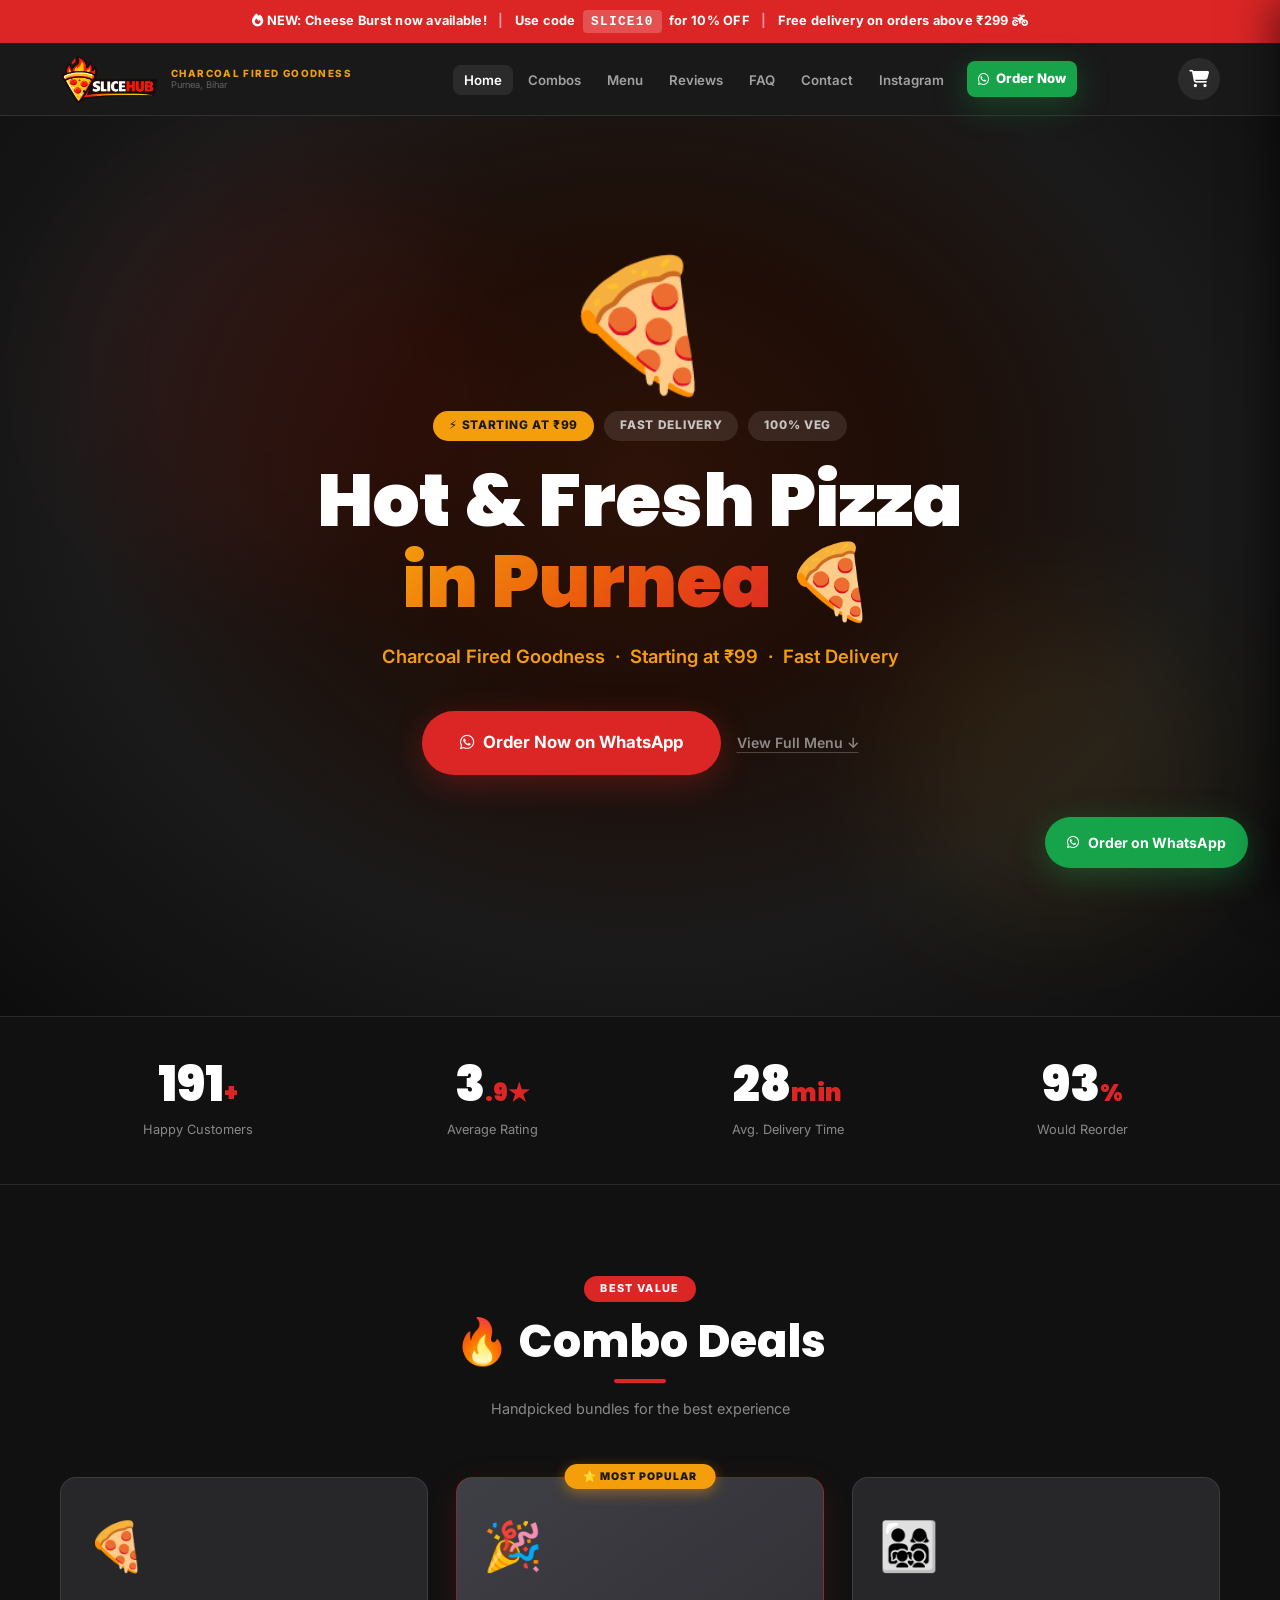
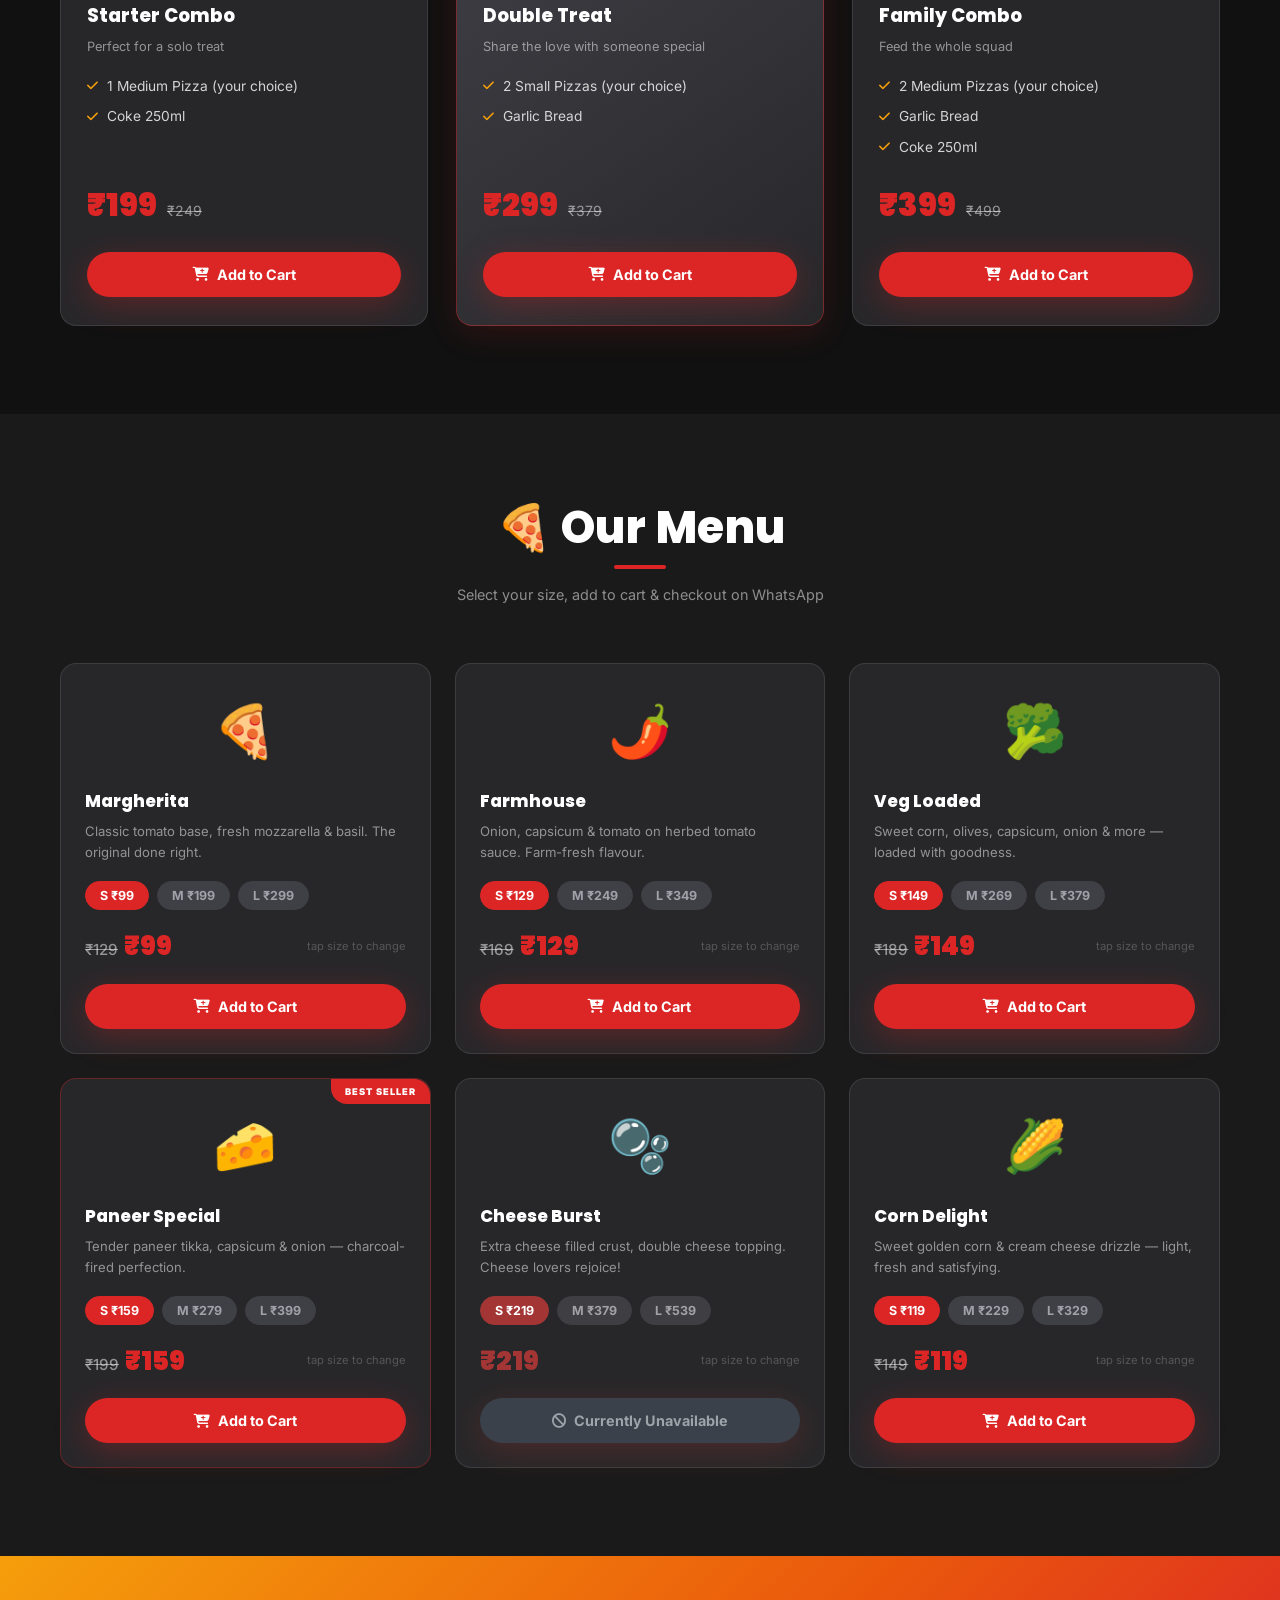
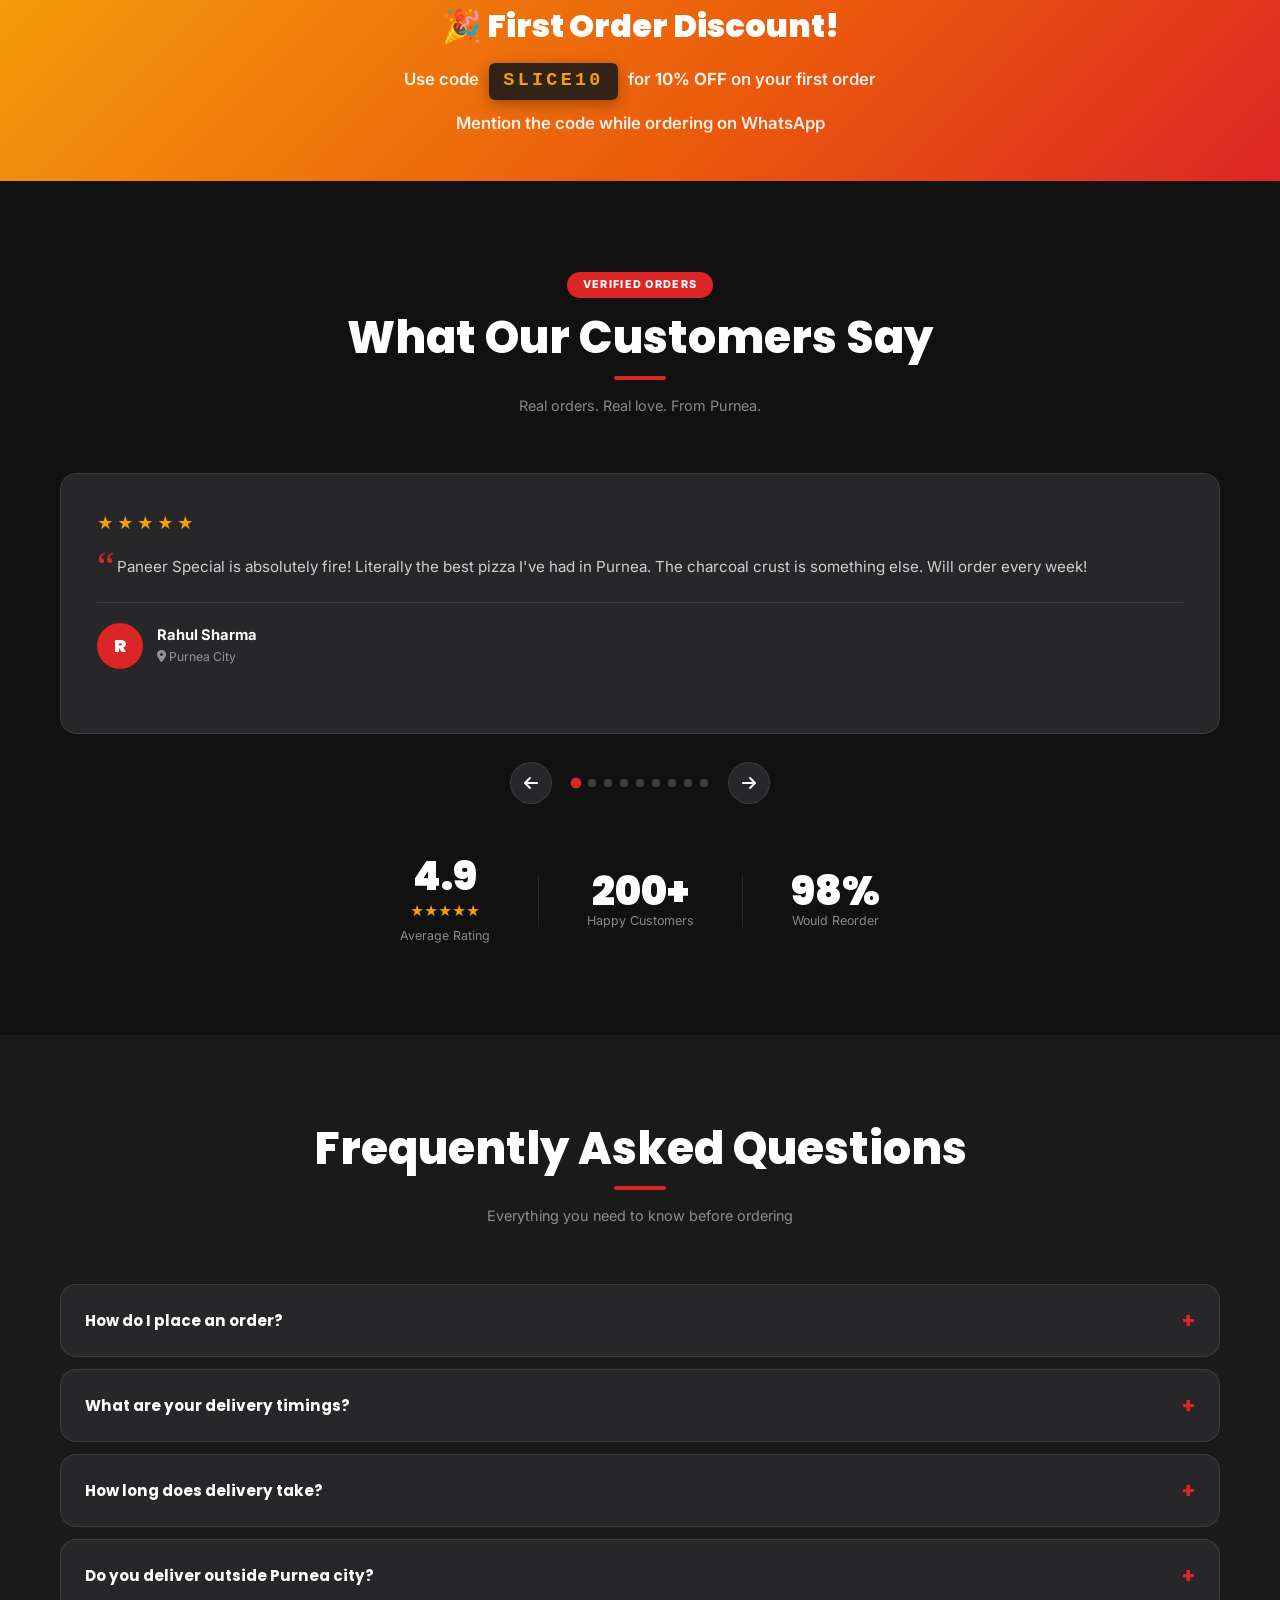
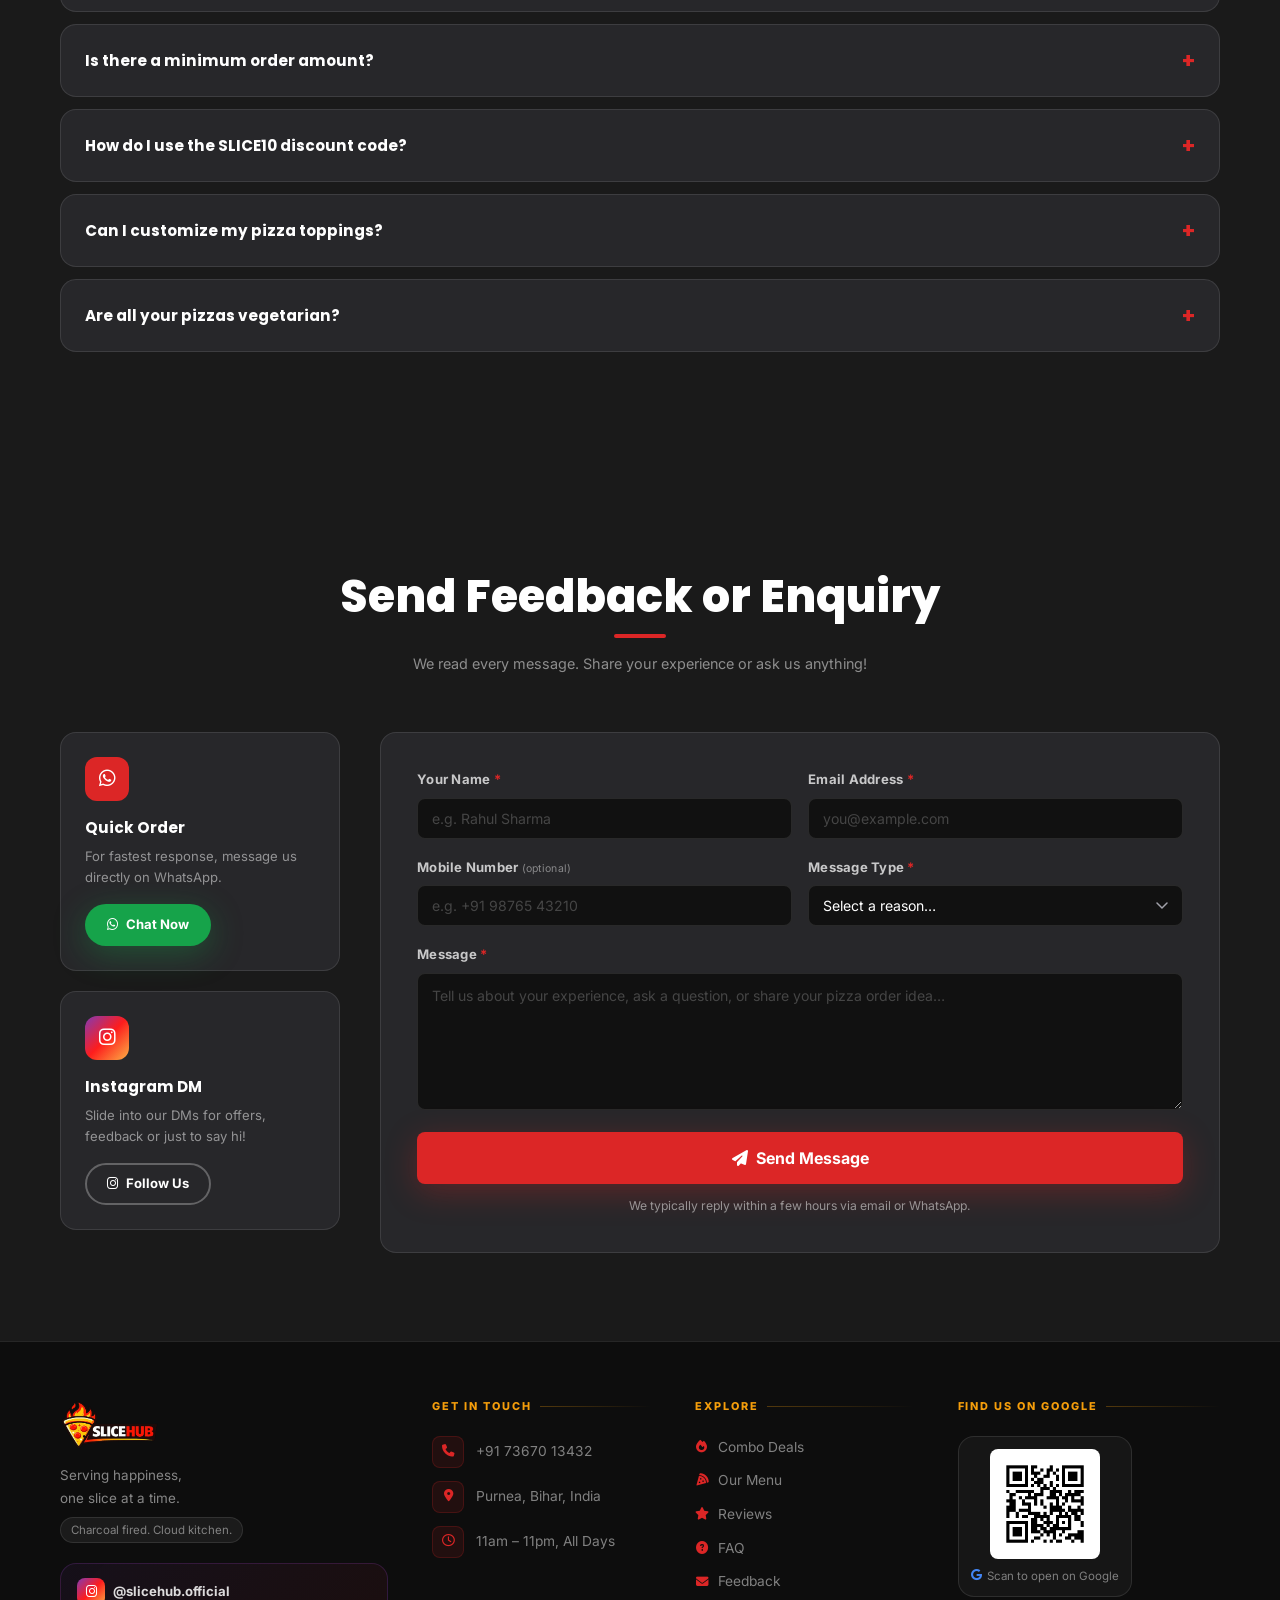
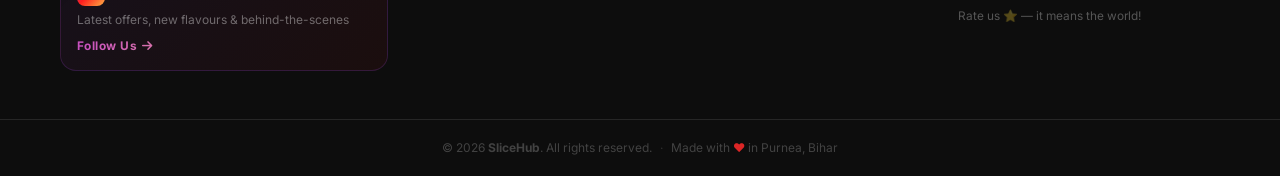
<file: index.html>
<!DOCTYPE html>
<html lang="en">
<head>
  <meta charset="UTF-8" />
  <meta name="viewport" content="width=device-width, initial-scale=1.0" />
  <title>SliceHub — Hot &amp; Fresh Pizza in Purnea | Charcoal Fired Goodness</title>
  <meta name="description" content="Order hot &amp; fresh charcoal-fired pizzas in Purnea. Starting at ₹99. Fast delivery. Order on WhatsApp! Use code SLICE10 for 10% off your first order." />
  <meta name="keywords" content="pizza purnea, pizza delivery purnea, slicehub, charcoal fired pizza, cloud kitchen purnea" />
  <meta property="og:title"       content="SliceHub — Hot &amp; Fresh Pizza in Purnea" />
  <meta property="og:description" content="Charcoal Fired Goodness | Starting at ₹99 | Order on WhatsApp" />
  <meta property="og:image"       content="logo.png" />
  <meta property="og:type"        content="website" />

  <!-- Google Fonts -->
  <link rel="preconnect" href="https://fonts.googleapis.com" />
  <link rel="preconnect" href="https://fonts.gstatic.com" crossorigin />
  <link href="https://fonts.googleapis.com/css2?family=Inter:wght@400;500;600;700&family=Poppins:wght@700;800;900&display=swap" rel="stylesheet" />

  <!-- Font Awesome -->
  <link rel="stylesheet" href="https://cdnjs.cloudflare.com/ajax/libs/font-awesome/6.5.1/css/all.min.css" />

  <!-- Stylesheet -->
  <link rel="stylesheet" href="styles.css" />
</head>
<body>

  <!-- Mobile Nav Overlay -->
  <div class="nav-overlay" id="navOverlay"></div>

  <!-- ============================================================
       ANNOUNCEMENT BAR
  ============================================================ -->
  <div class="announcement-bar">
    <i class="fa-solid fa-fire"></i>
    NEW: Cheese Burst now available!
    <span class="sep">|</span>
    Use code <span class="code">SLICE10</span> for 10% OFF
    <span class="sep">|</span>
    Free delivery on orders above ₹299
    <i class="fa-solid fa-motorcycle"></i>
  </div>

  <!-- ============================================================
       NAVBAR
  ============================================================ -->
  <nav class="navbar" id="navbar">
    <div class="nav-container">

      <!-- Logo -->
      <a href="#" class="logo-wrap">
        <img src="logo.png" alt="SliceHub Logo" class="logo-img" />
        <div class="logo-text">
          <span class="logo-tagline">Charcoal Fired Goodness</span>
          <span class="logo-location">Purnea, Bihar</span>
        </div>
      </a>

      <!-- Hamburger (mobile) -->
      <button class="hamburger" id="hamburger" aria-label="Toggle menu">
        <span></span><span></span><span></span>
      </button>

      <!-- Cart Icon -->
      <button class="cart-nav-btn" onclick="toggleCart()" aria-label="View cart">
        <i class="fa-solid fa-cart-shopping"></i>
        <span class="cart-badge" id="cartBadge" style="display:none">0</span>
      </button>

      <!-- Nav Links -->
      <ul class="nav-links" id="navLinks">
        <li><a href="#hero">Home</a></li>
        <li><a href="#combos">Combos</a></li>
        <li><a href="#menu">Menu</a></li>
        <li><a href="#reviews">Reviews</a></li>
        <li><a href="#faq">FAQ</a></li>
        <li><a href="#contact">Contact</a></li>
        <li><a href="#insta">Instagram</a></li>
        <li class="nav-cta-wrap">
          <a href="#" data-general-order class="btn-nav-cta">
            <i class="fa-brands fa-whatsapp"></i> Order Now
          </a>
        </li>
      </ul>

    </div>
  </nav>

  <!-- ============================================================
       HERO
  ============================================================ -->
  <section class="hero" id="hero">
    <div class="hero-blobs">
      <div class="hero-blob hero-blob-1"></div>
      <div class="hero-blob hero-blob-2"></div>
    </div>

    <div class="hero-content">
      <span class="hero-emoji reveal fade-up">🍕</span>

      <div class="hero-badges reveal fade-up">
        <span class="badge badge-yellow">⚡ Starting at ₹99</span>
        <span class="badge badge-dim">Fast Delivery</span>
        <span class="badge badge-dim">100% Veg</span>
      </div>

      <h1 class="hero-title reveal fade-up">
        Hot &amp; Fresh Pizza<br />
        <span class="fire-text">in Purnea</span> 🍕
      </h1>

      <p class="hero-sub reveal fade-up">
        Charcoal Fired Goodness &nbsp;·&nbsp; Starting at ₹99 &nbsp;·&nbsp; Fast Delivery
      </p>

      <div class="hero-btns reveal fade-up">
        <a href="#" data-general-order class="btn btn-red btn-hero" target="_blank" rel="noopener noreferrer">
          <i class="fa-brands fa-whatsapp"></i>
          Order Now on WhatsApp
        </a>
        <a href="#menu" class="btn-ghost">View Full Menu ↓</a>
      </div>

      <div class="hero-scroll reveal fade-up">
        Scroll to explore
        <i class="fa-solid fa-chevron-down"></i>
      </div>
    </div>
  </section>

  <!-- ============================================================
       STATS BAR
  ============================================================ -->
  <div class="stats-bar">
    <div class="container">
      <div class="stats-grid">
        <div class="stat-item reveal fade-up">
          <div class="stat-value-row">
            <span class="stat-number" data-target="200">0</span>
            <span class="stat-suffix">+</span>
          </div>
          <p class="stat-label">Happy Customers</p>
        </div>
        <div class="stat-item reveal fade-up">
          <div class="stat-value-row">
            <span class="stat-number" data-target="4">0</span>
            <span class="stat-suffix">.9★</span>
          </div>
          <p class="stat-label">Average Rating</p>
        </div>
        <div class="stat-item reveal fade-up">
          <div class="stat-value-row">
            <span class="stat-number" data-target="30">0</span>
            <span class="stat-suffix">min</span>
          </div>
          <p class="stat-label">Avg. Delivery Time</p>
        </div>
        <div class="stat-item reveal fade-up">
          <div class="stat-value-row">
            <span class="stat-number" data-target="98">0</span>
            <span class="stat-suffix">%</span>
          </div>
          <p class="stat-label">Would Reorder</p>
        </div>
      </div>
    </div>
  </div>

  <!-- ============================================================
       COMBO DEALS
  ============================================================ -->
  <section class="section section-alt" id="combos">
    <div class="container">
      <div class="section-header">
        <span class="section-tag reveal fade-up">Best Value</span>
        <h2 class="section-title reveal fade-up">🔥 Combo Deals</h2>
        <p class="section-subtitle reveal fade-up">Handpicked bundles for the best experience</p>
      </div>

      <div class="combos-grid">

        <!-- Starter Combo -->
        <div class="combo-card reveal fade-up">
          <div class="combo-emoji">🍕</div>
          <h3 class="combo-name">Starter Combo</h3>
          <p class="combo-tagline">Perfect for a solo treat</p>
          <ul class="combo-items">
            <li><i class="fa-solid fa-check"></i> 1 Medium Pizza (your choice)</li>
            <li><i class="fa-solid fa-check"></i> Coke 250ml</li>
          </ul>
          <div class="combo-pricing">
            <span class="combo-price">₹199</span>
            <span class="combo-original">₹249</span>
          </div>
          <button class="btn btn-red btn-full"
                  data-name="Starter Combo"
                  data-emoji="🍕"
                  data-price="199"
                  data-mrp="249"
                  data-note="1 Medium Pizza + Coke"
                  onclick="addComboToCart(this)">
            <i class="fa-solid fa-cart-plus"></i> Add to Cart
          </button>
        </div>

        <!-- Double Treat (featured) -->
        <div class="combo-card featured reveal fade-up">
          <div class="combo-badge">⭐ Most Popular</div>
          <div class="combo-emoji">🎉</div>
          <h3 class="combo-name">Double Treat</h3>
          <p class="combo-tagline">Share the love with someone special</p>
          <ul class="combo-items">
            <li><i class="fa-solid fa-check"></i> 2 Small Pizzas (your choice)</li>
            <li><i class="fa-solid fa-check"></i> Garlic Bread</li>
          </ul>
          <div class="combo-pricing">
            <span class="combo-price">₹299</span>
            <span class="combo-original">₹379</span>
          </div>
          <button class="btn btn-red btn-full"
                  data-name="Double Treat"
                  data-emoji="🎉"
                  data-price="299"
                  data-mrp="379"
                  data-note="2 Small Pizzas + Garlic Bread"
                  onclick="addComboToCart(this)">
            <i class="fa-solid fa-cart-plus"></i> Add to Cart
          </button>
        </div>

        <!-- Family Combo -->
        <div class="combo-card reveal fade-up">
          <div class="combo-emoji">👨‍👩‍👧‍👦</div>
          <h3 class="combo-name">Family Combo</h3>
          <p class="combo-tagline">Feed the whole squad</p>
          <ul class="combo-items">
            <li><i class="fa-solid fa-check"></i> 2 Medium Pizzas (your choice)</li>
            <li><i class="fa-solid fa-check"></i> Garlic Bread</li>
            <li><i class="fa-solid fa-check"></i> Coke 250ml</li>
          </ul>
          <div class="combo-pricing">
            <span class="combo-price">₹399</span>
            <span class="combo-original">₹499</span>
          </div>
          <button class="btn btn-red btn-full"
                  data-name="Family Combo"
                  data-emoji="👨‍👩‍👧‍👦"
                  data-price="399"
                  data-mrp="499"
                  data-note="2 Medium Pizzas + Garlic Bread + Coke"
                  onclick="addComboToCart(this)">
            <i class="fa-solid fa-cart-plus"></i> Add to Cart
          </button>
        </div>

      </div>
    </div>
  </section>

  <!-- ============================================================
       MENU
  ============================================================ -->
  <section class="section" id="menu">
    <div class="container">
      <div class="section-header">
        <h2 class="section-title reveal fade-up">🍕 Our Menu</h2>
        <p class="section-subtitle reveal fade-up">Select your size, add to cart &amp; checkout on WhatsApp</p>
      </div>

      <div class="menu-grid">

        <!-- Margherita -->
        <div class="pizza-card reveal fade-up" data-name="Margherita">
          <div class="pizza-emoji">🍕</div>
          <h3 class="pizza-name">Margherita</h3>
          <p class="pizza-desc">Classic tomato base, fresh mozzarella &amp; basil. The original done right.</p>
          <div class="size-btns">
            <button class="size-btn active" data-mrp="129" onclick="selectSize(this,'Small',99)">S ₹99</button>
            <button class="size-btn"        data-mrp="249" onclick="selectSize(this,'Medium',199)">M ₹199</button>
            <button class="size-btn"        data-mrp="379" onclick="selectSize(this,'Large',299)">L ₹299</button>
          </div>
          <div class="pizza-price-row">
            <div class="pizza-price-wrap">
              <span class="pizza-mrp">₹129</span>
              <span class="pizza-price">₹99</span>
            </div>
            <span class="pizza-hint">tap size to change</span>
          </div>
          <button class="btn btn-red btn-full add-to-cart-btn" data-size="Small" data-price="99" data-mrp="129" onclick="addToCart(this)">
            <i class="fa-solid fa-cart-plus"></i> Add to Cart
          </button>
        </div>

        <!-- Farmhouse -->
        <div class="pizza-card reveal fade-up" data-name="Farmhouse">
          <div class="pizza-emoji">🌶️</div>
          <h3 class="pizza-name">Farmhouse</h3>
          <p class="pizza-desc">Onion, capsicum &amp; tomato on herbed tomato sauce. Farm-fresh flavour.</p>
          <div class="size-btns">
            <button class="size-btn active" data-mrp="169" onclick="selectSize(this,'Small',129)">S ₹129</button>
            <button class="size-btn"        data-mrp="319" onclick="selectSize(this,'Medium',249)">M ₹249</button>
            <button class="size-btn"        data-mrp="449" onclick="selectSize(this,'Large',349)">L ₹349</button>
          </div>
          <div class="pizza-price-row">
            <div class="pizza-price-wrap">
              <span class="pizza-mrp">₹169</span>
              <span class="pizza-price">₹129</span>
            </div>
            <span class="pizza-hint">tap size to change</span>
          </div>
          <button class="btn btn-red btn-full add-to-cart-btn" data-size="Small" data-price="129" data-mrp="169" onclick="addToCart(this)">
            <i class="fa-solid fa-cart-plus"></i> Add to Cart
          </button>
        </div>

        <!-- Veg Loaded -->
        <div class="pizza-card reveal fade-up" data-name="Veg Loaded">
          <div class="pizza-emoji">🥦</div>
          <h3 class="pizza-name">Veg Loaded</h3>
          <p class="pizza-desc">Sweet corn, olives, capsicum, onion &amp; more — loaded with goodness.</p>
          <div class="size-btns">
            <button class="size-btn active" data-mrp="189" onclick="selectSize(this,'Small',149)">S ₹149</button>
            <button class="size-btn"        data-mrp="339" onclick="selectSize(this,'Medium',269)">M ₹269</button>
            <button class="size-btn"        data-mrp="469" onclick="selectSize(this,'Large',379)">L ₹379</button>
          </div>
          <div class="pizza-price-row">
            <div class="pizza-price-wrap">
              <span class="pizza-mrp">₹189</span>
              <span class="pizza-price">₹149</span>
            </div>
            <span class="pizza-hint">tap size to change</span>
          </div>
          <button class="btn btn-red btn-full add-to-cart-btn" data-size="Small" data-price="149" data-mrp="189" onclick="addToCart(this)">
            <i class="fa-solid fa-cart-plus"></i> Add to Cart
          </button>
        </div>

        <!-- Paneer Special (Best Seller) -->
        <div class="pizza-card bestseller reveal fade-up" data-name="Paneer Special">
          <div class="pizza-ribbon">Best Seller</div>
          <div class="pizza-emoji">🧀</div>
          <h3 class="pizza-name">Paneer Special</h3>
          <p class="pizza-desc">Tender paneer tikka, capsicum &amp; onion — charcoal-fired perfection.</p>
          <div class="size-btns">
            <button class="size-btn active" data-mrp="199" onclick="selectSize(this,'Small',159)">S ₹159</button>
            <button class="size-btn"        data-mrp="349" onclick="selectSize(this,'Medium',279)">M ₹279</button>
            <button class="size-btn"        data-mrp="499" onclick="selectSize(this,'Large',399)">L ₹399</button>
          </div>
          <div class="pizza-price-row">
            <div class="pizza-price-wrap">
              <span class="pizza-mrp">₹199</span>
              <span class="pizza-price">₹159</span>
            </div>
            <span class="pizza-hint">tap size to change</span>
          </div>
          <button class="btn btn-red btn-full add-to-cart-btn" data-size="Small" data-price="159" data-mrp="199" onclick="addToCart(this)">
            <i class="fa-solid fa-cart-plus"></i> Add to Cart
          </button>
        </div>

        <!-- Cheese Burst -->
        <div class="pizza-card reveal fade-up" data-name="Cheese Burst">
          <div class="pizza-emoji">🫧</div>
          <h3 class="pizza-name">Cheese Burst</h3>
          <p class="pizza-desc">Extra cheese filled crust, double cheese topping. Cheese lovers rejoice!</p>
          <div class="size-btns">
            <button class="size-btn active" data-mrp="219" onclick="selectSize(this,'Small',169)">S ₹169</button>
            <button class="size-btn"        data-mrp="379" onclick="selectSize(this,'Medium',299)">M ₹299</button>
            <button class="size-btn"        data-mrp="539" onclick="selectSize(this,'Large',429)">L ₹429</button>
          </div>
          <div class="pizza-price-row">
            <div class="pizza-price-wrap">
              <span class="pizza-mrp">₹219</span>
              <span class="pizza-price">₹169</span>
            </div>
            <span class="pizza-hint">tap size to change</span>
          </div>
          <button class="btn btn-red btn-full add-to-cart-btn" data-size="Small" data-price="169" data-mrp="219" onclick="addToCart(this)">
            <i class="fa-solid fa-cart-plus"></i> Add to Cart
          </button>
        </div>

        <!-- Corn Delight -->
        <div class="pizza-card reveal fade-up" data-name="Corn Delight">
          <div class="pizza-emoji">🌽</div>
          <h3 class="pizza-name">Corn Delight</h3>
          <p class="pizza-desc">Sweet golden corn &amp; cream cheese drizzle — light, fresh and satisfying.</p>
          <div class="size-btns">
            <button class="size-btn active" data-mrp="149" onclick="selectSize(this,'Small',119)">S ₹119</button>
            <button class="size-btn"        data-mrp="289" onclick="selectSize(this,'Medium',229)">M ₹229</button>
            <button class="size-btn"        data-mrp="419" onclick="selectSize(this,'Large',329)">L ₹329</button>
          </div>
          <div class="pizza-price-row">
            <div class="pizza-price-wrap">
              <span class="pizza-mrp">₹149</span>
              <span class="pizza-price">₹119</span>
            </div>
            <span class="pizza-hint">tap size to change</span>
          </div>
          <button class="btn btn-red btn-full add-to-cart-btn" data-size="Small" data-price="119" data-mrp="149" onclick="addToCart(this)">
            <i class="fa-solid fa-cart-plus"></i> Add to Cart
          </button>
        </div>

      </div>
    </div>
  </section>

  <!-- ============================================================
       PROMO BANNER
  ============================================================ -->
  <div class="promo-banner">
    <h3>🎉 First Order Discount!</h3>
    <p>
      Use code <span class="promo-code">SLICE10</span> for <strong>10% OFF</strong> on your first order
    </p>
    <p class="promo-note">Mention the code while ordering on WhatsApp</p>
  </div>

  <!-- ============================================================
       CUSTOMER REVIEWS
  ============================================================ -->
  <section class="section section-alt" id="reviews">
    <div class="container">
      <div class="section-header">
        <span class="section-tag reveal fade-up">Verified Orders</span>
        <h2 class="section-title reveal fade-up">What Our Customers Say</h2>
        <p class="section-subtitle reveal fade-up">Real orders. Real love. From Purnea.</p>
      </div>

      <!-- Slider -->
      <div class="reviews-slider-wrap reveal fade-up">
        <div class="reviews-slider">
          <div class="reviews-track" id="reviewTrack">

            <div class="review-card">
              <div class="review-stars">★★★★★</div>
              <p class="review-text">Paneer Special is absolutely fire! Literally the best pizza I've had in Purnea. The charcoal crust is something else. Will order every week!</p>
              <div class="review-author">
                <div class="review-avatar" style="background:#DC2626;">R</div>
                <div>
                  <p class="review-name">Rahul Sharma</p>
                  <p class="review-loc"><i class="fa-solid fa-location-dot"></i> Purnea City</p>
                </div>
              </div>
            </div>

            <div class="review-card">
              <div class="review-stars">★★★★★</div>
              <p class="review-text">Ordered the Family Combo for movie night — everyone loved it! 2 medium pizzas + garlic bread for ₹399 is an insane deal. Delivery was super fast too.</p>
              <div class="review-author">
                <div class="review-avatar" style="background:#7c3aed;">P</div>
                <div>
                  <p class="review-name">Priya Singh</p>
                  <p class="review-loc"><i class="fa-solid fa-location-dot"></i> Kasba Road</p>
                </div>
              </div>
            </div>

            <div class="review-card">
              <div class="review-stars">★★★★★</div>
              <p class="review-text">Cheese Burst was unreal — cheese literally oozed out when I cut it. My kids went crazy! Ordered via WhatsApp, super easy to respond and very quick service.</p>
              <div class="review-author">
                <div class="review-avatar" style="background:#15803d;">A</div>
                <div>
                  <p class="review-name">Amit Kumar</p>
                  <p class="review-loc"><i class="fa-solid fa-location-dot"></i> Raniganj, Purnea</p>
                </div>
              </div>
            </div>

            <div class="review-card">
              <div class="review-stars">★★★★<span style="opacity:.35">★</span></div>
              <p class="review-text">Classic Margherita done perfectly. Not too cheesy, not too light — just right. Arrived hot and well-packed. Portion size is very generous for just ₹99!</p>
              <div class="review-author">
                <div class="review-avatar" style="background:#2563eb;">S</div>
                <div>
                  <p class="review-name">Sneha Gupta</p>
                  <p class="review-loc"><i class="fa-solid fa-location-dot"></i> Line Bazar</p>
                </div>
              </div>
            </div>

            <div class="review-card">
              <div class="review-stars">★★★★★</div>
              <p class="review-text">Double Treat combo with my roommate was the best decision. Two pizzas + garlic bread at ₹299? Can't beat that anywhere in Purnea. SliceHub is 10/10!</p>
              <div class="review-author">
                <div class="review-avatar" style="background:#EA580C;">V</div>
                <div>
                  <p class="review-name">Vikash Yadav</p>
                  <p class="review-loc"><i class="fa-solid fa-location-dot"></i> Bhatta Bazar</p>
                </div>
              </div>
            </div>

            <div class="review-card">
              <div class="review-stars">★★★★★</div>
              <p class="review-text">Veg Loaded is my go-to every weekend! Fresh veggies, crispy base and that smoky charcoal flavour makes it different from regular pizzas. Highly recommend!</p>
              <div class="review-author">
                <div class="review-avatar" style="background:#0d9488;">A</div>
                <div>
                  <p class="review-name">Anjali Mishra</p>
                  <p class="review-loc"><i class="fa-solid fa-location-dot"></i> Sadar Hospital Road</p>
                </div>
              </div>
            </div>

            <div class="review-card">
              <div class="review-stars">★★★★<span style="opacity:.35">★</span></div>
              <p class="review-text">Corn Delight is surprisingly good — light, sweet and cheesy. Great for evenings. WhatsApp ordering is very convenient, they replied within minutes!</p>
              <div class="review-author">
                <div class="review-avatar" style="background:#ca8a04;">R</div>
                <div>
                  <p class="review-name">Rohit Jha</p>
                  <p class="review-loc"><i class="fa-solid fa-location-dot"></i> Kali Mandir Chowk</p>
                </div>
              </div>
            </div>

            <div class="review-card">
              <div class="review-stars">★★★★★</div>
              <p class="review-text">Used SLICE10 on my first order and got 10% off on the Starter Combo. So affordable! The pizza was hot when it arrived. Perfect for a solo lunch. Absolutely love it!</p>
              <div class="review-author">
                <div class="review-avatar" style="background:#db2777;">P</div>
                <div>
                  <p class="review-name">Pooja Kumari</p>
                  <p class="review-loc"><i class="fa-solid fa-location-dot"></i> Asha Nagar</p>
                </div>
              </div>
            </div>

            <div class="review-card">
              <div class="review-stars">★★★★★</div>
              <p class="review-text">Farmhouse pizza was loaded with fresh veggies. Ordered for our college group — everyone was impressed. Best part: they confirmed on WhatsApp instantly!</p>
              <div class="review-author">
                <div class="review-avatar" style="background:#4f46e5;">D</div>
                <div>
                  <p class="review-name">Deepak Thakur</p>
                  <p class="review-loc"><i class="fa-solid fa-location-dot"></i> College Road</p>
                </div>
              </div>
            </div>

          </div><!-- /reviews-track -->
        </div><!-- /reviews-slider -->

        <!-- Slider controls -->
        <div class="slider-controls">
          <button class="slider-btn" id="reviewPrev" aria-label="Previous review">
            <i class="fa-solid fa-arrow-left"></i>
          </button>
          <div class="slider-dots" id="reviewDots"></div>
          <button class="slider-btn" id="reviewNext" aria-label="Next review">
            <i class="fa-solid fa-arrow-right"></i>
          </button>
        </div>
      </div><!-- /reviews-slider-wrap -->

      <!-- Rating summary -->
      <div class="review-summary">
        <div class="review-summary-item reveal fade-up">
          <p class="review-summary-number">4.9</p>
          <p class="review-summary-stars">★★★★★</p>
          <p class="review-summary-label">Average Rating</p>
        </div>
        <div class="review-summary-divider reveal fade-up"></div>
        <div class="review-summary-item reveal fade-up">
          <p class="review-summary-number">200+</p>
          <p class="review-summary-label">Happy Customers</p>
        </div>
        <div class="review-summary-divider reveal fade-up"></div>
        <div class="review-summary-item reveal fade-up">
          <p class="review-summary-number">98%</p>
          <p class="review-summary-label">Would Reorder</p>
        </div>
      </div>

    </div>
  </section>

  <!-- ============================================================
       FAQ
  ============================================================ -->
  <section class="section" id="faq">
    <div class="container">
      <div class="section-header">
        <h2 class="section-title reveal fade-up">Frequently Asked Questions</h2>
        <p class="section-subtitle reveal fade-up">Everything you need to know before ordering</p>
      </div>

      <div class="faq-list reveal fade-up">

        <div class="faq-item">
          <button class="faq-question">
            <span>How do I place an order?</span>
            <span class="faq-icon">+</span>
          </button>
          <div class="faq-answer">
            <p>Simply click any <strong>"Order on WhatsApp"</strong> button. It opens WhatsApp with a pre-filled message including your pizza name, size and price. We confirm your order and delivery details instantly.</p>
          </div>
        </div>

        <div class="faq-item">
          <button class="faq-question">
            <span>What are your delivery timings?</span>
            <span class="faq-icon">+</span>
          </button>
          <div class="faq-answer">
            <p>We are open every day from <strong>11:00 AM to 11:00 PM</strong>. Orders placed before 10:45 PM are accepted. We operate 7 days a week including Sundays and public holidays.</p>
          </div>
        </div>

        <div class="faq-item">
          <button class="faq-question">
            <span>How long does delivery take?</span>
            <span class="faq-icon">+</span>
          </button>
          <div class="faq-answer">
            <p>Delivery typically takes <strong>30–45 minutes</strong> depending on your location within Purnea. We always aim to deliver hot and fresh. You will be kept updated via WhatsApp.</p>
          </div>
        </div>

        <div class="faq-item">
          <button class="faq-question">
            <span>Do you deliver outside Purnea city?</span>
            <span class="faq-icon">+</span>
          </button>
          <div class="faq-answer">
            <p>Currently we deliver within <strong>Purnea city limits</strong>. If you are in a nearby area, message us on WhatsApp and we will check if delivery is possible for your location.</p>
          </div>
        </div>

        <div class="faq-item">
          <button class="faq-question">
            <span>Is there a minimum order amount?</span>
            <span class="faq-icon">+</span>
          </button>
          <div class="faq-answer">
            <p>There is no minimum order — you can order even a single Small pizza starting at <strong>₹99</strong>. Delivery is free on orders above ₹299.</p>
          </div>
        </div>

        <div class="faq-item">
          <button class="faq-question">
            <span>How do I use the SLICE10 discount code?</span>
            <span class="faq-icon">+</span>
          </button>
          <div class="faq-answer">
            <p>When placing your order on WhatsApp, simply mention <span class="mono">SLICE10</span> in your message. We will apply <strong>10% OFF</strong> on your first order automatically. Valid for new customers only.</p>
          </div>
        </div>

        <div class="faq-item">
          <button class="faq-question">
            <span>Can I customize my pizza toppings?</span>
            <span class="faq-icon">+</span>
          </button>
          <div class="faq-answer">
            <p>Yes! Just mention your topping preferences in the WhatsApp chat after placing your order. We will do our best to accommodate. Extra toppings may carry a small additional charge.</p>
          </div>
        </div>

        <div class="faq-item">
          <button class="faq-question">
            <span>Are all your pizzas vegetarian?</span>
            <span class="faq-icon">+</span>
          </button>
          <div class="faq-answer">
            <p>Yes — <strong>all our menu items are 100% vegetarian</strong>. We use fresh vegetables, paneer and quality cheese. No non-veg ingredients. Safe and delicious for the whole family!</p>
          </div>
        </div>

      </div>
    </div>
  </section>

  <!-- ============================================================
       CONTACT / FEEDBACK FORM
  ============================================================ -->
  <section class="section" id="contact">
    <div class="container">
      <div class="section-header">
        <span class="section-tag reveal fade-up">Get in Touch</span>
        <h2 class="section-title reveal fade-up">Send Feedback or Enquiry</h2>
        <p class="section-subtitle reveal fade-up">We read every message. Share your experience or ask us anything!</p>
      </div>

      <div class="contact-wrapper reveal fade-up">

        <!-- Info Cards -->
        <div class="contact-info">
          <div class="contact-info-card">
            <div class="contact-info-icon"><i class="fa-brands fa-whatsapp"></i></div>
            <h4>Quick Order</h4>
            <p>For fastest response, message us directly on WhatsApp.</p>
            <a href="https://wa.me/917367013432?text=Hi%20SliceHub!%20I%27d%20like%20to%20enquire." target="_blank" rel="noopener noreferrer" class="btn btn-green btn-sm">
              <i class="fa-brands fa-whatsapp"></i> Chat Now
            </a>
          </div>
          <div class="contact-info-card">
            <div class="contact-info-icon" style="background:linear-gradient(135deg,#833ab4,#fd1d1d,#fcb045);"><i class="fa-brands fa-instagram"></i></div>
            <h4>Instagram DM</h4>
            <p>Slide into our DMs for offers, feedback or just to say hi!</p>
            <a href="https://www.instagram.com/slicehub.official/" target="_blank" rel="noopener noreferrer" class="btn btn-outline btn-sm">
              <i class="fa-brands fa-instagram"></i> Follow Us
            </a>
          </div>
        </div>

        <!-- Form -->
        <!-- formsubmit.co: replace slicehub.official@gmail.com if email changes -->
        <form class="contact-form"
              action="https://formsubmit.co/slicehub.official@gmail.com"
              method="POST">

          <!-- formsubmit.co config -->
          <input type="hidden" name="_subject"  id="f-subject" value="[SliceHub] New Message" />
          <input type="hidden" name="_captcha"  value="false" />
          <input type="hidden" name="_template" value="table" />
          <input type="hidden" name="_next"     value="https://slicehub.in/thankyou.html" />
          <!-- Honeypot (anti-spam) -->
          <input type="text"   name="_honey"    style="display:none" />

          <div class="form-row">
            <div class="form-group">
              <label class="form-label" for="f-name">Your Name <span class="form-required">*</span></label>
              <input  class="form-input" type="text"  id="f-name"  name="name"    placeholder="e.g. Rahul Sharma" required />
            </div>
            <div class="form-group">
              <label class="form-label" for="f-email">Email Address <span class="form-required">*</span></label>
              <input  class="form-input" type="email" id="f-email" name="email"   placeholder="you@example.com" required />
            </div>
          </div>

          <div class="form-row">
            <div class="form-group">
              <label class="form-label" for="f-mobile">Mobile Number <span style="opacity:.6;font-size:.8em;font-weight:400">(optional)</span></label>
              <input class="form-input" type="tel" id="f-mobile" name="mobile"
                     placeholder="e.g. +91 98765 43210"
                     pattern="(\+91|91|0)?[\s\-]?[6-9]\d{9}" title="Enter a valid 10-digit Indian mobile number (starts with 6–9). Prefix +91 / 0 is allowed." />
            </div>
            <div class="form-group">
              <label class="form-label" for="f-type">Message Type <span class="form-required">*</span></label>
              <select class="form-input form-select" id="f-type" name="type" required>
                <option value="" disabled selected>Select a reason…</option>
                <option value="Feedback">⭐ Feedback / Review</option>
                <option value="Order Enquiry">🍕 Order Enquiry</option>
                <option value="Complaint">⚠️ Complaint</option>
                <option value="Other">💬 Other</option>
              </select>
            </div>
          </div>

          <div class="form-group">
            <label class="form-label" for="f-msg">Message <span class="form-required">*</span></label>
            <textarea class="form-input form-textarea" id="f-msg" name="message"
                      placeholder="Tell us about your experience, ask a question, or share your pizza order idea…"
                      required rows="5"></textarea>
          </div>

          <button type="submit" class="btn btn-red btn-full form-submit">
            <i class="fa-solid fa-paper-plane"></i> Send Message
          </button>

          <p class="form-note">We typically reply within a few hours via email or WhatsApp.</p>
        </form>

      </div>
    </div>
  </section>

  <!-- ============================================================
       FOOTER
  ============================================================ -->
  <footer class="footer">

    <div class="container">
      <div class="footer-grid">

        <!-- Brand -->
        <div class="footer-brand-col">
          <img src="logo.png" alt="SliceHub" class="footer-logo" />
          <p class="footer-slogan">Serving happiness,<br />one slice at a time.<br /><span class="footer-slogan-tag">Charcoal fired. Cloud kitchen.</span></p>
          <!-- Instagram card -->
          <a href="https://www.instagram.com/slicehub.official/" target="_blank" rel="noopener noreferrer" class="footer-insta-card">
            <div class="footer-insta-top">
              <span class="footer-insta-icon"><i class="fa-brands fa-instagram"></i></span>
              <span class="footer-insta-handle">@slicehub.official</span>
            </div>
            <p class="footer-insta-desc">Latest offers, new flavours &amp; behind-the-scenes</p>
            <span class="footer-insta-follow">Follow Us <i class="fa-solid fa-arrow-right"></i></span>
          </a>

        </div>

        <!-- Contact -->
        <div>
          <h4 class="footer-heading">Get in Touch</h4>
          <ul class="footer-contact">
            <li>
              <span class="footer-contact-icon"><i class="fa-solid fa-phone"></i></span>
              <a href="tel:+917367013432">+91 73670 13432</a>
            </li>
            <li>
              <span class="footer-contact-icon"><i class="fa-solid fa-location-dot"></i></span>
              <span>Purnea, Bihar, India</span>
            </li>
            <li>
              <span class="footer-contact-icon"><i class="fa-regular fa-clock"></i></span>
              <span>11am – 11pm, All Days</span>
            </li>
          </ul>
        </div>

        <!-- Quick Links -->
        <div>
          <h4 class="footer-heading">Explore</h4>
          <ul class="footer-links">
            <li><a href="#combos"><i class="fa-solid fa-fire"></i> Combo Deals</a></li>
            <li><a href="#menu"><i class="fa-solid fa-pizza-slice"></i> Our Menu</a></li>
            <li><a href="#reviews"><i class="fa-solid fa-star"></i> Reviews</a></li>
            <li><a href="#faq"><i class="fa-solid fa-circle-question"></i> FAQ</a></li>
            <li><a href="#contact"><i class="fa-solid fa-envelope"></i> Feedback</a></li>
          </ul>
        </div>

        <!-- QR -->
        <div class="footer-qr-col">
          <h4 class="footer-heading">Find Us on Google</h4>
          <div class="footer-qr-card">
            <img src="slicehub_in_qr.png" alt="SliceHub Google QR Code" class="footer-qr-img" />
            <p class="footer-qr-label"><i class="fa-brands fa-google"></i> Scan to open on Google</p>
          </div>
          <p class="footer-qr-hint">Rate us ⭐ — it means the world!</p>
        </div>

      </div>
    </div>

    <div class="footer-bottom">
      <div class="footer-bottom-inner">
        <p>© 2026 <strong>SliceHub</strong>. All rights reserved.</p>
        <span class="footer-bottom-dot">·</span>
        <p>Made with <span class="footer-heart">♥</span> in Purnea, Bihar</p>
      </div>
    </div>
  </footer>

  <!-- ============================================================
       STICKY CART BAR (mobile)
  ============================================================ -->
  <div class="sticky-cart-bar" id="stickyCartBar">
    <div class="sticky-cart-info">
      <i class="fa-solid fa-cart-shopping"></i>
      <span id="stickyCount">0 items</span>
      <span class="sticky-cart-sep">·</span>
      <span id="stickyTotal">₹0</span>
    </div>
    <button class="sticky-cart-btn" onclick="toggleCart()">View Cart →</button>
  </div>

  <!-- Desktop floating WhatsApp -->
  <a href="#" data-general-order class="floating-wa" target="_blank" rel="noopener noreferrer">
    <i class="fa-brands fa-whatsapp"></i>
    Order on WhatsApp
  </a>

  <!-- Back to Top -->
  <button class="back-to-top" id="backToTop" aria-label="Back to top">
    <i class="fa-solid fa-chevron-up"></i>
  </button>

  <!-- ============================================================
       COMBO PIZZA SELECTION MODAL
  ============================================================ -->
  <div class="combo-modal-overlay" id="comboPizzaOverlay" onclick="closeComboModal()"></div>
  <div class="combo-modal" id="comboPizzaModal" role="dialog" aria-modal="true">
    <div class="combo-modal-header">
      <div class="combo-modal-title-wrap">
        <span class="combo-modal-emoji" id="comboModalEmoji"></span>
        <h2 class="combo-modal-title" id="comboModalTitle"></h2>
      </div>
      <button class="cart-close" onclick="closeComboModal()" aria-label="Close">
        <i class="fa-solid fa-xmark"></i>
      </button>
    </div>
    <p class="combo-modal-subtitle" id="comboModalSubtitle"></p>
    <div class="combo-modal-progress" id="comboModalProgress"></div>
    <div class="combo-modal-pizza-grid" id="comboPizzaGrid"></div>
    <div class="combo-modal-footer">
      <button class="btn btn-red btn-full" id="comboConfirmBtn" onclick="confirmComboSelection()" disabled>
        <i class="fa-solid fa-cart-plus"></i>
        <span id="comboConfirmLabel">Add to Cart</span>
      </button>
    </div>
  </div>

  <!-- ============================================================
       CART DRAWER
  ============================================================ -->
  <div class="cart-overlay" onclick="toggleCart()"></div>
  <div class="cart-drawer" id="cartDrawer">
    <div class="cart-header">
      <div class="cart-header-left">
        <i class="fa-solid fa-cart-shopping"></i>
        <h2 class="cart-title">Your Cart <span class="cart-count" id="cartCount"></span></h2>
      </div>
      <button class="cart-close" onclick="toggleCart()" aria-label="Close cart">
        <i class="fa-solid fa-xmark"></i>
      </button>
    </div>
    <div class="cart-body">
      <div class="cart-items" id="cartItems"></div>
      <div class="cart-footer" id="cartFooter"></div>
    </div>
    <div class="cart-checkout-bar" id="cartCheckoutBar"></div>
  </div>

  <!-- Cart toast -->
  <div class="cart-toast" id="cartToast"></div>

  <script src="script.js"></script>
</body>
</html>
</file>
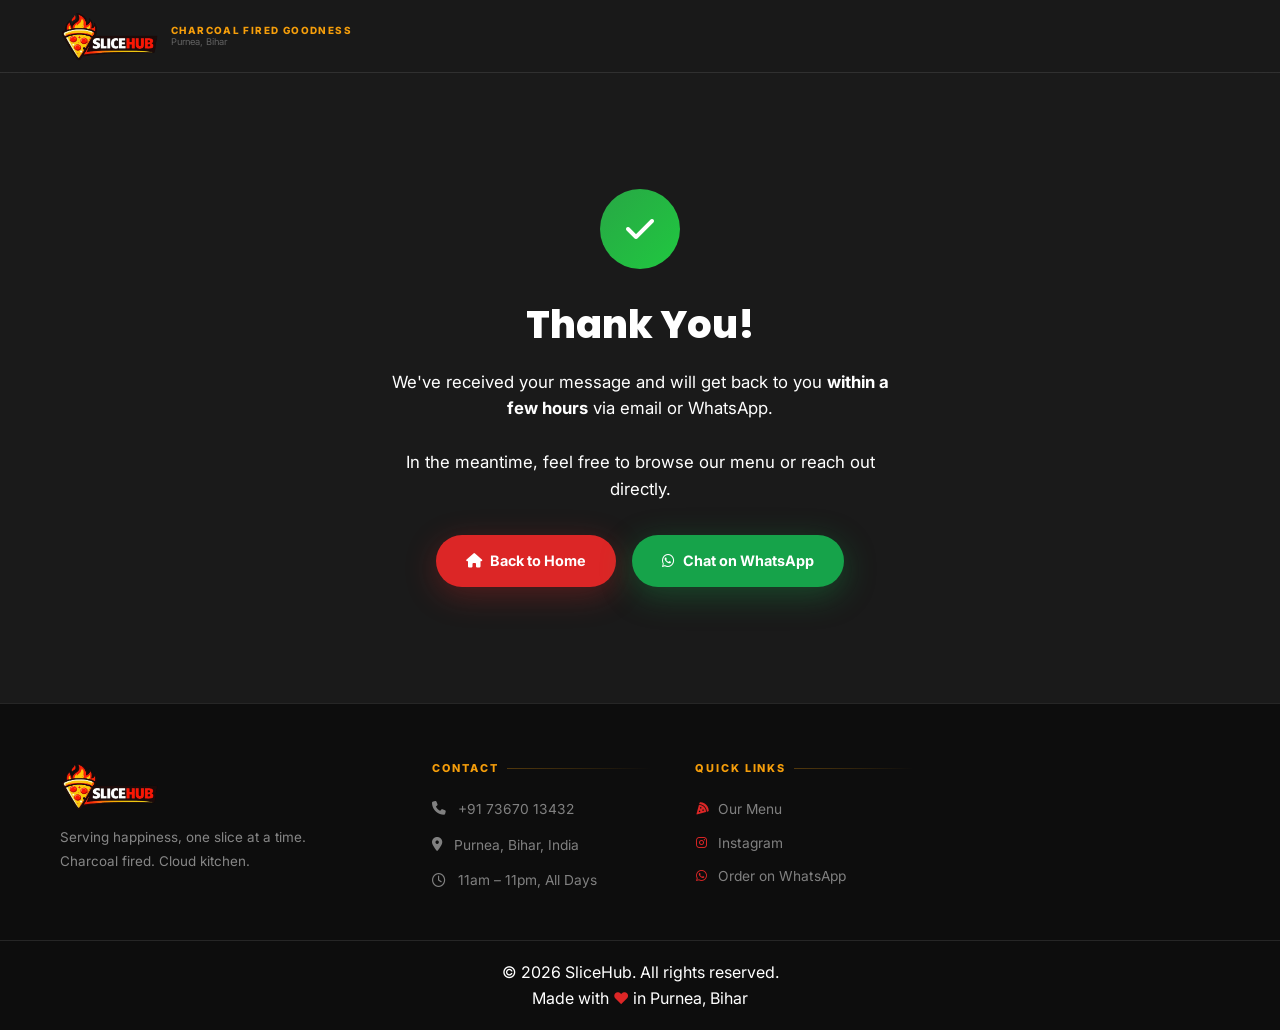
<file: thankyou.html>
<!DOCTYPE html>
<html lang="en">
<head>
  <meta charset="UTF-8" />
  <meta name="viewport" content="width=device-width, initial-scale=1.0" />
  <title>Thank You — SliceHub</title>
  <meta name="robots" content="noindex" />

  <!-- Google Fonts -->
  <link rel="preconnect" href="https://fonts.googleapis.com" />
  <link rel="preconnect" href="https://fonts.gstatic.com" crossorigin />
  <link href="https://fonts.googleapis.com/css2?family=Inter:wght@400;500;600;700&family=Poppins:wght@700;800;900&display=swap" rel="stylesheet" />

  <!-- Font Awesome -->
  <link rel="stylesheet" href="https://cdnjs.cloudflare.com/ajax/libs/font-awesome/6.5.1/css/all.min.css" />

  <!-- Stylesheet -->
  <link rel="stylesheet" href="styles.css" />

  <style>
    .thankyou-section {
      min-height: 70vh;
      display: flex;
      align-items: center;
      justify-content: center;
      text-align: center;
      padding: 4rem 1.5rem;
    }
    .thankyou-card {
      max-width: 520px;
      width: 100%;
    }
    .thankyou-icon {
      width: 80px;
      height: 80px;
      border-radius: 50%;
      background: linear-gradient(135deg, #28a745, #20c840);
      display: flex;
      align-items: center;
      justify-content: center;
      margin: 0 auto 1.5rem;
      font-size: 2rem;
      color: #fff;
    }
    .thankyou-title {
      font-family: 'Poppins', sans-serif;
      font-size: 2.4rem;
      font-weight: 800;
      color: var(--white);
      margin-bottom: .75rem;
    }
    .thankyou-sub {
      color: var(--text-muted);
      font-size: 1.05rem;
      line-height: 1.6;
      margin-bottom: 2rem;
    }
    .thankyou-sub strong {
      color: var(--white);
    }
  </style>
</head>
<body>

  <!-- ============================================================
       NAVBAR
  ============================================================ -->
  <nav class="navbar" id="navbar">
    <div class="nav-container">
      <a href="index.html" class="logo-wrap">
        <img src="logo.png" alt="SliceHub Logo" class="logo-img" />
        <div class="logo-text">
          <span class="logo-tagline">Charcoal Fired Goodness</span>
          <span class="logo-location">Purnea, Bihar</span>
        </div>
      </a>
    </div>
  </nav>

  <!-- ============================================================
       THANK YOU SECTION
  ============================================================ -->
  <section class="thankyou-section">
    <div class="thankyou-card">
      <div class="thankyou-icon">
        <i class="fa-solid fa-check"></i>
      </div>
      <h1 class="thankyou-title">Thank You!</h1>
      <p class="thankyou-sub">
        We've received your message and will get back to you
        <strong>within a few hours</strong> via email or WhatsApp.
        <br /><br />
        In the meantime, feel free to browse our menu or reach out directly.
      </p>
      <div style="display:flex;gap:1rem;justify-content:center;flex-wrap:wrap;">
        <a href="index.html" class="btn btn-red">
          <i class="fa-solid fa-house"></i> Back to Home
        </a>
        <a href="https://wa.me/917367013432?text=Hi%20SliceHub!" target="_blank" rel="noopener noreferrer" class="btn btn-green">
          <i class="fa-brands fa-whatsapp"></i> Chat on WhatsApp
        </a>
      </div>
    </div>
  </section>

  <!-- ============================================================
       FOOTER
  ============================================================ -->
  <footer class="footer">
    <div class="container">
      <div class="footer-grid">
        <div>
          <img src="logo.png" alt="SliceHub" class="footer-logo" />
          <p class="footer-slogan">Serving happiness, one slice at a time.<br />Charcoal fired. Cloud kitchen.</p>
        </div>
        <div>
          <h4 class="footer-heading">Contact</h4>
          <ul class="footer-contact">
            <li><i class="fa-solid fa-phone"></i><a href="tel:+917367013432">+91 73670 13432</a></li>
            <li><i class="fa-solid fa-location-dot"></i><span>Purnea, Bihar, India</span></li>
            <li><i class="fa-regular fa-clock"></i><span>11am – 11pm, All Days</span></li>
          </ul>
        </div>
        <div>
          <h4 class="footer-heading">Quick Links</h4>
          <ul class="footer-links">
            <li><a href="index.html#menu"><i class="fa-solid fa-pizza-slice"></i> Our Menu</a></li>
            <li>
              <a href="https://www.instagram.com/slicehub.official/" target="_blank" rel="noopener noreferrer">
                <i class="fa-brands fa-instagram"></i> Instagram
              </a>
            </li>
            <li>
              <a href="https://wa.me/917367013432?text=Hi%20SliceHub!%20I%27d%20like%20to%20order." target="_blank" rel="noopener noreferrer">
                <i class="fa-brands fa-whatsapp"></i> Order on WhatsApp
              </a>
            </li>
          </ul>
        </div>
      </div>
    </div>
    <div class="footer-bottom">
      <p>© 2026 SliceHub. All rights reserved.</p>
      <p>Made with <span style="color:var(--red)">♥</span> in Purnea, Bihar</p>
    </div>
  </footer>

</body>
</html>
</file>
<file: styles.css>
/* ============================================
   SliceHub — Styles
   ============================================ */

/* ---- Variables ---- */
:root {
  --red:        #DC2626;
  --red-dark:   #b91c1c;
  --dark:       #1a1a1a;
  --darker:     #111111;
  --darkest:    #0d0d0d;
  --yellow:     #F59E0B;
  --orange:     #EA580C;
  --green:      #16a34a;
  --green-dark: #15803d;
  --white:      #ffffff;
  --card:       #27272a;
  --card-alt:   #3f3f46;
  --muted:      rgba(255,255,255,0.5);
  --dim:        rgba(255,255,255,0.7);
  --border:     rgba(255,255,255,0.1);
  --radius:     16px;
  --radius-sm:  8px;
  --transition: 0.25s ease;
  --shadow-red:   0 8px 32px rgba(220,38,38,0.3);
  --shadow-green: 0 8px 32px rgba(22,163,74,0.35);
}

/* ---- Reset ---- */
*, *::before, *::after { box-sizing: border-box; margin: 0; padding: 0; }
html { scroll-behavior: smooth; font-size: 16px; }
body {
  font-family: 'Inter', system-ui, sans-serif;
  background: var(--dark);
  color: var(--white);
  line-height: 1.65;
  overflow-x: hidden;
}
img { max-width: 100%; height: auto; display: block; }
a   { text-decoration: none; color: inherit; }
ul  { list-style: none; }
button { cursor: pointer; border: none; background: none; font-family: inherit; color: inherit; }

/* ---- Containers ---- */
.container { width: 100%; max-width: 1200px; margin: 0 auto; padding: 0 20px; }
.section    { padding: 88px 0; }
.section-alt     { background: var(--darker); }
.section-darkest { background: var(--darkest); }

/* ---- Section Headers ---- */
.section-header { text-align: center; margin-bottom: 56px; }
.section-tag {
  display: inline-block;
  background: var(--red);
  color: var(--white);
  font-size: 0.68rem;
  font-weight: 800;
  letter-spacing: 0.12em;
  text-transform: uppercase;
  padding: 4px 16px;
  border-radius: 999px;
  margin-bottom: 14px;
}
.section-title {
  font-family: 'Poppins', sans-serif;
  font-size: clamp(1.9rem, 4vw, 2.8rem);
  font-weight: 800;
  color: var(--white);
  line-height: 1.15;
}
.section-title::after {
  content: '';
  display: block;
  width: 52px;
  height: 4px;
  background: var(--red);
  border-radius: 2px;
  margin: 12px auto 0;
}
.section-subtitle {
  color: var(--muted);
  font-size: 0.9rem;
  margin-top: 14px;
}
.accent        { color: var(--red); }
.accent-yellow { color: var(--yellow); }

/* ---- Buttons ---- */
.btn {
  display: inline-flex;
  align-items: center;
  gap: 8px;
  padding: 12px 28px;
  border-radius: 999px;
  font-weight: 700;
  font-size: 0.9rem;
  transition: transform var(--transition), box-shadow var(--transition), background var(--transition), border-color var(--transition);
  border: 2px solid transparent;
  white-space: nowrap;
  cursor: pointer;
}
.btn:hover { transform: translateY(-2px) scale(1.03); }
.btn-red   { background: var(--red);   color: var(--white); box-shadow: var(--shadow-red); }
.btn-red:hover   { background: var(--red-dark); box-shadow: 0 14px 40px rgba(220,38,38,0.5); }
.btn-green { background: var(--green); color: var(--white); box-shadow: var(--shadow-green); }
.btn-green:hover { background: var(--green-dark); }
.btn-outline { background: transparent; border-color: rgba(255,255,255,0.28); color: var(--white); }
.btn-outline:hover { border-color: var(--white); background: rgba(255,255,255,0.06); }
.btn-sm { padding: 8px 20px; font-size: 0.82rem; }
.btn-full { width: 100%; justify-content: center; }

/* ---- Scroll Reveal ---- */
.reveal { opacity: 0; transition: opacity 0.7s ease, transform 0.7s ease; }
.reveal.visible { opacity: 1 !important; transform: none !important; }
.fade-up    { transform: translateY(28px); }
.fade-left  { transform: translateX(-28px); }
.fade-right { transform: translateX(28px); }

/* ============================================
   ANNOUNCEMENT BAR
   ============================================ */
.announcement-bar {
  background: var(--red);
  color: var(--white);
  font-size: 0.8rem;
  font-weight: 700;
  padding: 10px 20px;
  text-align: center;
  letter-spacing: 0.02em;
}
.announcement-bar .code {
  display: inline-block;
  background: rgba(255,255,255,0.2);
  font-family: 'Courier New', monospace;
  font-weight: 900;
  letter-spacing: 0.1em;
  padding: 1px 8px;
  border-radius: 4px;
  margin: 0 4px;
}
.announcement-bar .sep { margin: 0 8px; opacity: 0.5; }

/* ============================================
   NAVBAR
   ============================================ */
.navbar {
  position: sticky;
  top: 0;
  z-index: 100;
  background: rgba(26,26,26,0.96);
  backdrop-filter: blur(14px);
  -webkit-backdrop-filter: blur(14px);
  border-bottom: 1px solid var(--border);
  transition: box-shadow var(--transition);
}
.navbar.scrolled { box-shadow: 0 4px 28px rgba(0,0,0,0.55); }

.nav-container {
  display: flex;
  align-items: center;
  justify-content: space-between;
  padding: 10px 20px;
  max-width: 1200px;
  margin: 0 auto;
}

/* Logo */
.logo-wrap { display: flex; align-items: center; gap: 12px; }
.logo-img  { height: 52px; width: auto; object-fit: contain; transition: transform var(--transition); }
.logo-wrap:hover .logo-img { transform: scale(1.04); }
.logo-text  { line-height: 1.1; }
.logo-tagline  { display: block; font-size: 0.62rem; font-weight: 800; color: var(--yellow); letter-spacing: 0.14em; text-transform: uppercase; }
.logo-location { display: block; font-size: 0.58rem; color: rgba(255,255,255,0.32); margin-top: 1px; }

/* Hamburger */
.hamburger {
  display: none;
  flex-direction: column;
  gap: 5px;
  padding: 5px;
  z-index: 200;
}
.hamburger span {
  display: block;
  width: 24px; height: 2.5px;
  background: var(--white);
  border-radius: 2px;
  transition: transform 0.3s ease, opacity 0.3s ease;
}
.hamburger.active span:nth-child(1) { transform: translateY(7.5px) rotate(45deg); }
.hamburger.active span:nth-child(2) { opacity: 0; transform: translateX(-8px); }
.hamburger.active span:nth-child(3) { transform: translateY(-7.5px) rotate(-45deg); }

/* Nav links */
.nav-links {
  display: flex;
  align-items: center;
  gap: 4px;
}
.nav-links a {
  font-size: 0.83rem;
  font-weight: 600;
  color: rgba(255,255,255,0.6);
  padding: 7px 11px;
  border-radius: 8px;
  transition: color var(--transition), background var(--transition);
}
.nav-links a:hover,
.nav-links a.active {
  color: var(--white);
  background: rgba(255,255,255,0.08);
}
.nav-cta-wrap { margin-left: 8px; }
.btn-nav-cta {
  display: inline-flex;
  align-items: center;
  gap: 7px;
  background: var(--green);
  color: var(--white) !important;
  padding: 9px 20px;
  border-radius: 999px;
  font-size: 0.82rem !important;
  font-weight: 800 !important;
  box-shadow: var(--shadow-green);
  transition: background var(--transition), transform var(--transition) !important;
}
.btn-nav-cta:hover { background: var(--green-dark) !important; transform: scale(1.05) !important; }

/* Nav overlay (mobile) */
.nav-overlay {
  display: none;
  position: fixed;
  inset: 0;
  z-index: 90;
  background: rgba(0,0,0,0.65);
  backdrop-filter: blur(3px);
}
.nav-overlay.active { display: block; }

/* ============================================
   HERO
   ============================================ */
.hero {
  min-height: 100vh;
  display: flex;
  align-items: center;
  justify-content: center;
  text-align: center;
  padding: 80px 20px;
  position: relative;
  overflow: hidden;
  background: radial-gradient(ellipse at 50% 40%, #2d1208 0%, #1f0d06 28%, #1a1a1a 62%, #0d0d0d 100%);
}

/* Decorative blobs */
.hero-blobs { position: absolute; inset: 0; pointer-events: none; overflow: hidden; }
.hero-blob  { position: absolute; border-radius: 50%; filter: blur(60px); opacity: 0.07; }
.hero-blob-1 { width: 420px; height: 420px; background: var(--red);    top: 5%;  left: 5%; }
.hero-blob-2 { width: 320px; height: 320px; background: var(--yellow); bottom: 10%; right: 5%; }

.hero-content { position: relative; z-index: 1; max-width: 800px; margin: 0 auto; }

@keyframes pizzaBounce {
  0%,100% { transform: translateY(0); }
  50%      { transform: translateY(-18px); }
}
.hero-emoji {
  font-size: clamp(4.5rem, 12vw, 8rem);
  display: block;
  margin-bottom: 24px;
  animation: pizzaBounce 2.7s ease-in-out infinite;
  line-height: 1;
}

.hero-badges {
  display: flex;
  align-items: center;
  justify-content: center;
  gap: 10px;
  flex-wrap: wrap;
  margin-bottom: 20px;
}
.badge {
  display: inline-block;
  padding: 5px 16px;
  border-radius: 999px;
  font-size: 0.74rem;
  font-weight: 800;
  letter-spacing: 0.06em;
  text-transform: uppercase;
}
.badge-yellow { background: var(--yellow); color: #1a1a1a; }
.badge-dim    { background: rgba(255,255,255,0.1); color: rgba(255,255,255,0.72); }

.hero-title {
  font-family: 'Poppins', sans-serif;
  font-size: clamp(2.2rem, 6vw, 4.6rem);
  font-weight: 900;
  line-height: 1.1;
  color: var(--white);
  margin-bottom: 18px;
}
.fire-text {
  background: linear-gradient(135deg, #F59E0B 0%, #EA580C 55%, #DC2626 100%);
  -webkit-background-clip: text;
  -webkit-text-fill-color: transparent;
  background-clip: text;
}

.hero-sub {
  font-size: clamp(0.95rem, 2.5vw, 1.15rem);
  color: var(--yellow);
  font-weight: 600;
  margin-bottom: 40px;
  opacity: 0.92;
}

.hero-btns { display: flex; align-items: center; justify-content: center; gap: 16px; flex-wrap: wrap; }

@keyframes glowPulse {
  0%,100% { box-shadow: 0 0 18px rgba(220,38,38,0.45), 0 8px 32px rgba(220,38,38,0.25); }
  50%      { box-shadow: 0 0 40px rgba(220,38,38,0.85), 0 12px 48px rgba(220,38,38,0.5); }
}
.btn-hero { font-size: 1.05rem; padding: 16px 36px; animation: glowPulse 2.5s ease-in-out infinite; }

.btn-ghost {
  color: rgba(255,255,255,0.5);
  font-weight: 600;
  font-size: 0.88rem;
  text-decoration: underline;
  text-underline-offset: 4px;
  text-decoration-color: rgba(255,255,255,0.22);
  transition: color var(--transition);
  cursor: pointer;
  background: none;
  border: none;
}
.btn-ghost:hover { color: var(--white); }

.hero-scroll { margin-top: 56px; color: rgba(255,255,255,0.2); font-size: 0.7rem; text-transform: uppercase; letter-spacing: 0.18em; }
@keyframes arrowBounce { 0%,100%{transform:translateY(0)} 50%{transform:translateY(6px)} }
.hero-scroll i { display: block; margin-top: 8px; font-size: 1rem; animation: arrowBounce 1.8s infinite; }

/* ============================================
   STATS BAR
   ============================================ */
.stats-bar {
  background: var(--darker);
  padding: 44px 0;
  border-top: 1px solid var(--border);
  border-bottom: 1px solid var(--border);
}
.stats-grid { display: grid; grid-template-columns: repeat(4, 1fr); gap: 20px; text-align: center; }
.stat-item {}
.stat-value-row { display: flex; align-items: baseline; justify-content: center; gap: 0; }
.stat-number {
  font-family: 'Poppins', sans-serif;
  font-size: clamp(1.9rem, 4vw, 3rem);
  font-weight: 900;
  color: var(--white);
  line-height: 1;
}
.stat-suffix { font-family: 'Poppins', sans-serif; font-size: 1.5rem; font-weight: 900; color: var(--red); }
.stat-label  { color: var(--muted); font-size: 0.8rem; margin-top: 6px; }

/* ============================================
   COMBO SECTION
   ============================================ */
.combos-grid {
  display: grid;
  grid-template-columns: repeat(3, 1fr);
  gap: 28px;
}

.combo-card {
  background: var(--card);
  border: 1.5px solid var(--border);
  border-radius: var(--radius);
  padding: 28px 26px;
  display: flex;
  flex-direction: column;
  position: relative;
  transition: transform var(--transition), border-color var(--transition), box-shadow var(--transition);
}
.combo-card:hover {
  transform: translateY(-7px);
  border-color: rgba(220,38,38,0.38);
  box-shadow: 0 24px 56px rgba(0,0,0,0.45);
}
.combo-card.featured {
  border-color: rgba(220,38,38,0.42);
  background: linear-gradient(145deg, #3f3f46 0%, #27272a 100%);
  box-shadow: 0 8px 32px rgba(220,38,38,0.14);
}
.combo-badge {
  position: absolute;
  top: -14px;
  left: 50%;
  transform: translateX(-50%);
  background: var(--yellow);
  color: #1a1a1a;
  font-size: 0.66rem;
  font-weight: 900;
  padding: 4px 18px;
  border-radius: 999px;
  letter-spacing: 0.1em;
  text-transform: uppercase;
  white-space: nowrap;
  box-shadow: 0 4px 14px rgba(245,158,11,0.45);
}
.combo-emoji { font-size: 3rem; margin-bottom: 16px; }
.combo-name  { font-family: 'Poppins', sans-serif; font-size: 1.15rem; font-weight: 800; margin-bottom: 4px; }
.combo-tagline { color: var(--muted); font-size: 0.8rem; margin-bottom: 18px; }
.combo-items { flex: 1; margin-bottom: 20px; display: flex; flex-direction: column; gap: 8px; }
.combo-items li {
  display: flex;
  align-items: center;
  gap: 9px;
  font-size: 0.86rem;
  color: rgba(255,255,255,0.8);
}
.combo-items li i { color: var(--yellow); font-size: 0.78rem; flex-shrink: 0; }
.combo-pricing { display: flex; align-items: baseline; gap: 10px; margin-bottom: 20px; }
.combo-price    { font-family: 'Poppins', sans-serif; font-size: 2rem; font-weight: 900; color: var(--red); }
.combo-original { font-size: 0.88rem; color: var(--muted); text-decoration: line-through; }

/* ============================================
   MENU SECTION
   ============================================ */
.menu-grid {
  display: grid;
  grid-template-columns: repeat(3, 1fr);
  gap: 24px;
}

.pizza-card {
  background: var(--card);
  border: 1.5px solid var(--border);
  border-radius: var(--radius);
  padding: 24px;
  display: flex;
  flex-direction: column;
  position: relative;
  transition: transform var(--transition), border-color var(--transition), box-shadow var(--transition);
}
.pizza-card:hover {
  transform: translateY(-6px);
  border-color: rgba(255,255,255,0.18);
  box-shadow: 0 20px 48px rgba(0,0,0,0.4);
}
.pizza-card.bestseller { border-color: rgba(220,38,38,0.35); }

/* ---- Unavailable state ---- */
.pizza-card.unavailable,
.combo-card.unavailable {
  opacity: 0.55;
  filter: grayscale(40%);
}
.pizza-card.unavailable:hover,
.combo-card.unavailable:hover {
  transform: none;
  box-shadow: none;
  border-color: var(--border);
}
.pizza-card.unavailable .size-btn,
.btn-unavailable {
  cursor: not-allowed !important;
  pointer-events: none;
}
.btn-unavailable {
  background: #374151 !important;
  color: #9ca3af !important;
  border-color: transparent !important;
}

.pizza-ribbon {
  position: absolute;
  top: 0; right: 0;
  background: var(--red);
  color: var(--white);
  font-size: 0.58rem;
  font-weight: 900;
  padding: 5px 14px;
  border-radius: 0 var(--radius) 0 var(--radius);
  letter-spacing: 0.1em;
  text-transform: uppercase;
}

.pizza-emoji { font-size: 3.2rem; text-align: center; margin-bottom: 16px; }
.pizza-name  { font-family: 'Poppins', sans-serif; font-size: 1.05rem; font-weight: 800; margin-bottom: 5px; }
.pizza-desc  { color: var(--muted); font-size: 0.82rem; margin-bottom: 18px; flex: 1; line-height: 1.6; }

.size-btns { display: flex; gap: 8px; flex-wrap: wrap; margin-bottom: 14px; }
.size-btn {
  padding: 6px 14px;
  border-radius: 999px;
  border: 1.5px solid var(--card-alt);
  background: var(--card-alt);
  color: #a1a1aa;
  font-size: 0.78rem;
  font-weight: 700;
  font-family: inherit;
  cursor: pointer;
  transition: background var(--transition), color var(--transition), border-color var(--transition), transform 0.15s;
}
.size-btn:hover  { background: #52525b; color: var(--white); transform: scale(1.06); }
.size-btn.active { background: var(--red); color: var(--white); border-color: var(--red); }

.pizza-price-row { display: flex; align-items: center; justify-content: space-between; margin-bottom: 16px; }
.pizza-price-wrap { display: flex; align-items: baseline; gap: 6px; }
.pizza-mrp  { font-size: 0.95rem; color: var(--muted); text-decoration: line-through; font-weight: 500; }
.pizza-price { font-family: 'Poppins', sans-serif; font-size: 1.65rem; font-weight: 900; color: var(--red); }
.pizza-hint  { font-size: 0.7rem; color: rgba(255,255,255,0.22); }

/* ============================================
   PROMO BANNER
   ============================================ */
.promo-banner {
  padding: 44px 20px;
  text-align: center;
  background: linear-gradient(135deg, #F59E0B 0%, #EA580C 60%, #DC2626 100%);
}
.promo-banner h3 {
  font-family: 'Poppins', sans-serif;
  font-size: clamp(1.3rem, 3.5vw, 2rem);
  font-weight: 900;
  color: var(--white);
  margin-bottom: 10px;
}
.promo-banner p { color: rgba(255,255,255,0.9); font-size: clamp(0.9rem, 2vw, 1.05rem); font-weight: 600; }
.promo-code {
  display: inline-block;
  background: rgba(26,26,26,0.88);
  color: var(--yellow);
  font-family: 'Courier New', monospace;
  font-weight: 900;
  font-size: 1.15rem;
  letter-spacing: 0.18em;
  padding: 3px 14px;
  border-radius: 6px;
  margin: 0 6px;
  box-shadow: 0 4px 14px rgba(0,0,0,0.3);
}
.promo-note { color: rgba(255,255,255,0.6); font-size: 0.78rem; margin-top: 10px; }

/* ============================================
   REVIEWS SLIDER
   ============================================ */
.reviews-slider-wrap { position: relative; }
.reviews-slider { overflow: hidden; border-radius: var(--radius); }
.reviews-track {
  display: flex;
  transition: transform 0.5s cubic-bezier(0.4,0,0.2,1);
}
.review-card {
  flex: 0 0 100%;
  background: var(--card);
  border: 1.5px solid var(--border);
  border-radius: var(--radius);
  padding: 36px;
}
.review-stars { color: var(--yellow); font-size: 1rem; letter-spacing: 3px; margin-bottom: 16px; }
.review-text {
  color: rgba(255,255,255,0.78);
  font-size: 0.95rem;
  line-height: 1.8;
  margin-bottom: 22px;
  position: relative;
  padding-left: 20px;
}
.review-text::before {
  content: '\201C';
  position: absolute;
  left: 0; top: -6px;
  font-size: 2.5rem;
  color: var(--red);
  line-height: 1;
  font-family: Georgia, serif;
}
.review-author { display: flex; align-items: center; gap: 14px; padding-top: 20px; border-top: 1px solid var(--border); }
.review-avatar {
  width: 46px; height: 46px; border-radius: 50%;
  display: flex; align-items: center; justify-content: center;
  font-family: 'Poppins', sans-serif;
  font-weight: 900; font-size: 1.1rem; color: var(--white);
  flex-shrink: 0;
}
.review-name { font-weight: 700; font-size: 0.92rem; color: var(--white); line-height: 1.3; }
.review-loc  { font-size: 0.76rem; color: var(--muted); margin-top: 2px; }

/* Slider controls */
.slider-controls {
  display: flex;
  align-items: center;
  justify-content: center;
  gap: 20px;
  margin-top: 28px;
}
.slider-btn {
  width: 42px; height: 42px; border-radius: 50%;
  background: var(--card); border: 1.5px solid var(--border);
  color: var(--white); font-size: 1rem;
  display: flex; align-items: center; justify-content: center;
  cursor: pointer;
  transition: background var(--transition), border-color var(--transition), transform 0.15s;
}
.slider-btn:hover { background: var(--red); border-color: var(--red); transform: scale(1.1); }
.slider-dots { display: flex; gap: 8px; align-items: center; }
.slider-dot {
  width: 8px; height: 8px; border-radius: 50%;
  background: rgba(255,255,255,0.2);
  cursor: pointer; border: none;
  transition: background var(--transition), transform var(--transition);
}
.slider-dot.active { background: var(--red); transform: scale(1.35); }

/* Rating summary */
.review-summary {
  display: flex;
  align-items: center;
  justify-content: center;
  gap: 48px;
  margin-top: 52px;
  flex-wrap: wrap;
  text-align: center;
}
.review-summary-item {}
.review-summary-number { font-family: 'Poppins', sans-serif; font-size: 2.5rem; font-weight: 900; color: var(--white); line-height: 1; }
.review-summary-stars  { color: var(--yellow); font-size: 0.85rem; margin: 4px 0; }
.review-summary-label  { font-size: 0.78rem; color: var(--muted); }
.review-summary-divider { width: 1px; height: 52px; background: var(--border); }

/* ============================================
   FAQ
   ============================================ */
.faq-list { display: flex; flex-direction: column; gap: 12px; }
.faq-item {
  background: var(--card);
  border: 1.5px solid var(--border);
  border-radius: var(--radius);
  overflow: hidden;
  transition: border-color var(--transition);
}
.faq-item.open { border-color: rgba(220,38,38,0.38); }
.faq-question {
  width: 100%;
  display: flex;
  align-items: center;
  justify-content: space-between;
  gap: 16px;
  padding: 20px 24px;
  font-family: 'Poppins', sans-serif;
  font-size: 0.95rem;
  font-weight: 700;
  color: var(--white);
  text-align: left;
  cursor: pointer;
  transition: color var(--transition);
  background: none;
  border: none;
}
.faq-question:hover { color: var(--yellow); }
.faq-icon {
  color: var(--red);
  font-size: 1.3rem;
  flex-shrink: 0;
  transition: transform 0.35s ease;
}
.faq-item.open .faq-icon { transform: rotate(45deg); }
.faq-answer {
  max-height: 0;
  overflow: hidden;
  transition: max-height 0.42s ease;
}
.faq-item.open .faq-answer { max-height: 220px; }
.faq-answer p {
  padding: 0 24px 22px;
  color: rgba(255,255,255,0.58);
  font-size: 0.88rem;
  line-height: 1.8;
}
.faq-answer strong { color: var(--white); }
.faq-answer .mono  { color: var(--yellow); font-family: 'Courier New', monospace; font-weight: 900; letter-spacing: 0.06em; }

/* ============================================
   FOOTER — Instagram card (in brand col)
   ============================================ */
.footer-insta-card {
  display: flex;
  flex-direction: column;
  gap: 6px;
  margin-top: 20px;
  padding: 14px 16px;
  border-radius: var(--radius);
  border: 1px solid rgba(131,58,180,0.25);
  background: linear-gradient(135deg, rgba(131,58,180,0.08) 0%, rgba(253,29,29,0.06) 100%);
  transition: border-color var(--transition), box-shadow var(--transition), transform var(--transition);
}
.footer-insta-card:hover {
  border-color: rgba(131,58,180,0.5);
  box-shadow: 0 6px 24px rgba(131,58,180,0.2);
  transform: translateY(-2px);
}
.footer-insta-top {
  display: flex;
  align-items: center;
  gap: 8px;
}
.footer-insta-icon {
  width: 28px; height: 28px;
  border-radius: 8px;
  background: linear-gradient(135deg, #833ab4, #fd1d1d, #fcb045);
  display: flex; align-items: center; justify-content: center;
  font-size: 0.82rem;
  color: #fff;
  flex-shrink: 0;
}
.footer-insta-handle {
  font-size: 0.82rem;
  font-weight: 700;
  color: rgba(255,255,255,0.85);
}
.footer-insta-desc {
  font-size: 0.75rem;
  color: rgba(255,255,255,0.38);
  line-height: 1.4;
}
.footer-insta-follow {
  font-size: 0.74rem;
  font-weight: 700;
  letter-spacing: 0.04em;
  background: linear-gradient(90deg, #c850c0, #ffcc70);
  -webkit-background-clip: text;
  -webkit-text-fill-color: transparent;
  background-clip: text;
  display: inline-flex; align-items: center; gap: 5px;
  margin-top: 2px;
}

/* ============================================
   FOOTER
   ============================================ */
.footer {
  background: var(--darkest);
  border-top: 1px solid var(--border);
  padding: 0;
}

/* --- Main Grid --- */
.footer-grid {
  display: grid;
  grid-template-columns: 1.5fr 1fr 1fr 1.2fr;
  gap: 44px;
  padding: 56px 0 48px;
}

/* --- Brand Col --- */
.footer-logo   { height: 52px; width: auto; object-fit: contain; margin-bottom: 14px; }
.footer-slogan { color: var(--muted); font-size: 0.84rem; line-height: 1.75; }
.footer-slogan-tag {
  display: inline-block;
  margin-top: 6px;
  background: rgba(255,255,255,0.06);
  border: 1px solid rgba(255,255,255,0.1);
  border-radius: 100px;
  font-size: 0.72rem;
  padding: 2px 10px;
  color: rgba(255,255,255,0.45);
}
/* --- Heading --- */
.footer-heading {
  color: var(--yellow);
  font-size: 0.68rem;
  font-weight: 800;
  letter-spacing: 0.18em;
  text-transform: uppercase;
  margin-bottom: 20px;
  display: flex; align-items: center; gap: 8px;
}
.footer-heading::after {
  content: '';
  flex: 1;
  height: 1px;
  background: linear-gradient(to right, rgba(245,158,11,0.3), transparent);
}

/* --- Links --- */
.footer-links { display: flex; flex-direction: column; gap: 11px; }
.footer-links a {
  color: rgba(255,255,255,0.48);
  font-size: 0.86rem;
  display: flex; align-items: center; gap: 9px;
  transition: color var(--transition), gap var(--transition);
}
.footer-links a:hover { color: var(--white); gap: 12px; }
.footer-links i { width: 14px; text-align: center; font-size: 0.78rem; color: var(--red); flex-shrink: 0; }

/* --- Contact --- */
.footer-contact { display: flex; flex-direction: column; gap: 13px; }
.footer-contact li { display: flex; align-items: center; gap: 12px; color: rgba(255,255,255,0.48); font-size: 0.86rem; }
.footer-contact-icon {
  width: 32px; height: 32px;
  background: rgba(220,38,38,0.1);
  border: 1px solid rgba(220,38,38,0.2);
  border-radius: var(--radius-sm);
  display: flex; align-items: center; justify-content: center;
  flex-shrink: 0;
  color: var(--red);
  font-size: 0.78rem;
}
.footer-contact a { color: rgba(255,255,255,0.48); transition: color var(--transition); }
.footer-contact a:hover { color: var(--white); }

/* --- QR Col --- */
.footer-qr-col {}
.footer-qr-card {
  display: inline-flex;
  flex-direction: column;
  align-items: center;
  background: rgba(255,255,255,0.04);
  border: 1px solid rgba(255,255,255,0.1);
  border-radius: var(--radius);
  padding: 12px 12px 10px;
  gap: 8px;
  transition: border-color var(--transition), box-shadow var(--transition);
}
.footer-qr-card:hover {
  border-color: rgba(255,255,255,0.2);
  box-shadow: 0 8px 32px rgba(0,0,0,0.4);
}
.footer-qr-img {
  width: 110px; height: 110px;
  object-fit: contain;
  border-radius: 8px;
  background: #fff;
  padding: 4px;
}
.footer-qr-label {
  color: rgba(255,255,255,0.45);
  font-size: 0.72rem;
  display: flex; align-items: center; gap: 5px;
}
.footer-qr-label i { color: #4285F4; }
.footer-qr-hint {
  margin-top: 10px;
  color: rgba(255,255,255,0.3);
  font-size: 0.74rem;
}

/* --- Bottom Bar --- */
.footer-bottom {
  border-top: 1px solid var(--border);
  padding: 18px 20px;
  text-align: center;
}
.footer-bottom-inner {
  display: flex;
  align-items: center;
  justify-content: center;
  flex-wrap: wrap;
  gap: 8px;
  color: rgba(255,255,255,0.22);
  font-size: 0.75rem;
}
.footer-bottom-dot { color: rgba(255,255,255,0.14); }
.footer-heart { color: var(--red); display: inline-block; animation: heartbeat 1.8s ease-in-out infinite; }
@keyframes heartbeat {
  0%, 100% { transform: scale(1); }
  14%       { transform: scale(1.3); }
  28%       { transform: scale(1); }
  42%       { transform: scale(1.2); }
  56%       { transform: scale(1); }
}

/* ============================================
   STICKY WHATSAPP (mobile)
   ============================================ */
.sticky-wa {
  position: fixed;
  bottom: 0; left: 0; right: 0;
  z-index: 99;
  display: none;
}
.sticky-wa a {
  display: flex;
  align-items: center;
  justify-content: center;
  gap: 10px;
  width: 100%;
  background: var(--green);
  color: var(--white);
  font-family: 'Poppins', sans-serif;
  font-weight: 800;
  font-size: 0.98rem;
  padding: 17px 20px;
  transition: background var(--transition);
}
.sticky-wa a:hover { background: var(--green-dark); }

/* Pulsing dot */
.wa-dot-wrap  { position: relative; width: 12px; height: 12px; flex-shrink: 0; }
.wa-dot       { position: absolute; inset: 0; border-radius: 50%; background: #86efac; }
@keyframes waPing { 0%{transform:scale(1);opacity:0.8} 100%{transform:scale(2.5);opacity:0} }
.wa-dot-ping  { position: absolute; inset: 0; border-radius: 50%; background: #86efac; animation: waPing 1.8s ease-out infinite; }

/* Desktop floating WA */
.floating-wa {
  position: fixed;
  bottom: 32px; right: 32px;
  z-index: 99;
  display: inline-flex;
  align-items: center;
  gap: 9px;
  background: var(--green);
  color: var(--white);
  font-weight: 700;
  font-size: 0.88rem;
  padding: 14px 22px;
  border-radius: 999px;
  box-shadow: var(--shadow-green);
  transition: transform var(--transition), box-shadow var(--transition), background var(--transition);
  text-decoration: none;
}
.floating-wa:hover { transform: translateY(-3px) scale(1.05); box-shadow: 0 16px 44px rgba(22,163,74,0.6); background: var(--green-dark); }

/* ============================================
   BACK TO TOP
   ============================================ */
.back-to-top {
  position: fixed;
  bottom: 90px; right: 20px;
  z-index: 98;
  width: 42px; height: 42px;
  border-radius: 50%;
  background: var(--card);
  border: 1.5px solid var(--border);
  color: var(--white);
  font-size: 0.9rem;
  display: flex; align-items: center; justify-content: center;
  cursor: pointer;
  opacity: 0;
  pointer-events: none;
  transition: opacity 0.3s, transform 0.3s, background 0.2s, border-color 0.2s;
  transform: translateY(14px);
}
.back-to-top.visible { opacity: 1; pointer-events: auto; transform: translateY(0); }
.back-to-top:hover   { background: var(--red); border-color: var(--red); }

/* ============================================
   CONTACT / FEEDBACK FORM
   ============================================ */
.contact-wrapper {
  display: grid;
  grid-template-columns: 280px 1fr;
  gap: 40px;
  align-items: start;
}

.contact-info { display: flex; flex-direction: column; gap: 20px; }
.contact-info-card {
  background: var(--card);
  border: 1.5px solid var(--border);
  border-radius: var(--radius);
  padding: 24px;
  transition: border-color var(--transition);
}
.contact-info-card:hover { border-color: rgba(220,38,38,0.35); }
.contact-info-icon {
  width: 44px; height: 44px;
  border-radius: 12px;
  background: var(--red);
  display: flex; align-items: center; justify-content: center;
  font-size: 1.2rem;
  color: var(--white);
  margin-bottom: 14px;
}
.contact-info-card h4 { font-family: 'Poppins', sans-serif; font-size: 0.95rem; font-weight: 700; margin-bottom: 6px; }
.contact-info-card p  { color: var(--muted); font-size: 0.82rem; line-height: 1.6; margin-bottom: 16px; }

/* Form */
.contact-form {
  background: var(--card);
  border: 1.5px solid var(--border);
  border-radius: var(--radius);
  padding: 36px;
}
.form-row {
  display: grid;
  grid-template-columns: 1fr 1fr;
  gap: 16px;
}
.form-group { display: flex; flex-direction: column; gap: 7px; margin-bottom: 18px; }
.form-label {
  font-size: 0.82rem;
  font-weight: 700;
  color: rgba(255,255,255,0.75);
  letter-spacing: 0.02em;
}
.form-required { color: var(--red); }
.form-input {
  background: var(--darker);
  border: 1.5px solid var(--border);
  border-radius: var(--radius-sm);
  padding: 11px 14px;
  color: var(--white);
  font-size: 0.88rem;
  font-family: inherit;
  transition: border-color var(--transition), box-shadow var(--transition);
  outline: none;
  width: 100%;
}
.form-input:focus {
  border-color: var(--red);
  box-shadow: 0 0 0 3px rgba(220,38,38,0.15);
}
.form-input::placeholder { color: rgba(255,255,255,0.22); }
.form-select {
  cursor: pointer;
  appearance: none;
  -webkit-appearance: none;
  background-image: url("data:image/svg+xml,%3Csvg xmlns='http://www.w3.org/2000/svg' width='12' height='8' viewBox='0 0 12 8'%3E%3Cpath d='M1 1l5 5 5-5' stroke='%23a1a1aa' stroke-width='1.5' fill='none' stroke-linecap='round'/%3E%3C/svg%3E");
  background-repeat: no-repeat;
  background-position: right 14px center;
  padding-right: 36px;
}
.form-select option { background: #27272a; color: var(--white); }
.form-textarea { resize: vertical; min-height: 120px; line-height: 1.6; }
.form-submit { margin-top: 4px; font-size: 1rem; padding: 14px; border-radius: var(--radius-sm); }
.form-submit:hover { transform: translateY(-2px); box-shadow: 0 8px 24px rgba(220,38,38,0.4); }
.form-note {
  text-align: center;
  color: var(--muted);
  font-size: 0.76rem;
  margin-top: 12px;
}

/* ============================================
   RESPONSIVE
   ============================================ */

/* Tablet ≤ 1024px */
@media (max-width: 1024px) {
  .combos-grid     { grid-template-columns: repeat(2, 1fr); }
  .menu-grid       { grid-template-columns: repeat(2, 1fr); }
  .footer-grid     { grid-template-columns: repeat(2, 1fr); gap: 32px; }
  .stats-grid      { grid-template-columns: repeat(2, 1fr); gap: 20px; }
  .contact-wrapper { grid-template-columns: 1fr; }
  .contact-info    { flex-direction: row; }
  .form-row        { grid-template-columns: 1fr 1fr; }
}

/* Mobile ≤ 768px */
@media (max-width: 768px) {
  .section { padding: 60px 0; }

  /* Announcement */
  .announcement-bar .sep { display: none; }
  .announcement-bar .mobile-break::after { content: '\A'; white-space: pre; }

  /* Hamburger */
  .hamburger { display: flex; }

  .nav-links {
    position: fixed;
    top: 0; right: -100%;
    width: min(290px, 82vw);
    height: 100vh;
    background: #111111;
    border-left: 1px solid var(--border);
    flex-direction: column;
    align-items: flex-start;
    gap: 2px;
    padding: 76px 20px 40px;
    transition: right 0.35s cubic-bezier(0.4,0,0.2,1);
    z-index: 95;
    overflow-y: auto;
  }
  .nav-links.open { right: 0; box-shadow: -8px 0 40px rgba(0,0,0,0.5); }
  .nav-links a    { width: 100%; padding: 12px 14px; font-size: 1rem; border-radius: 10px; }
  .nav-cta-wrap   { width: 100%; margin-left: 0; margin-top: 14px; }
  .btn-nav-cta    { width: 100%; justify-content: center; padding: 14px 20px; font-size: 0.95rem !important; border-radius: 12px !important; }

  /* Hero */
  .hero { padding: 60px 20px; min-height: unset; }
  .hero-btns { flex-direction: column; width: 100%; }
  .hero-btns .btn-hero { width: 100%; justify-content: center; font-size: 0.98rem; padding: 15px 24px; }
  .btn-ghost { margin-top: 4px; }

  /* Grids */
  .combos-grid      { grid-template-columns: 1fr; }
  .menu-grid        { grid-template-columns: 1fr; }
  .footer-grid      { grid-template-columns: 1fr; gap: 28px; }
  .stats-grid       { grid-template-columns: repeat(2, 1fr); }
  .contact-wrapper  { grid-template-columns: 1fr; }
  .form-row         { grid-template-columns: 1fr; }
  .contact-form     { padding: 22px; }

  /* Slider */
  .review-summary       { gap: 20px; flex-direction: column; }
  .review-summary-divider { display: none; }

  /* Sticky WA */
  .sticky-wa  { display: block; }
  .floating-wa { display: none; }
  body { padding-bottom: 56px; }

  /* Back to top */
  .back-to-top { bottom: 74px; right: 14px; width: 38px; height: 38px; }
}

/* Small phones ≤ 480px */
@media (max-width: 480px) {
  .hero-emoji { font-size: 4rem; }
  .section-title { font-size: 1.65rem; }
  .combo-card, .pizza-card { padding: 20px; }
  .review-card { padding: 22px; }
  .announcement-bar { font-size: 0.73rem; }
}

/* ============================================
   CART SYSTEM
   ============================================ */

/* ---- Cart nav button ---- */
.cart-nav-btn {
  position: relative;
  display: flex;
  align-items: center;
  justify-content: center;
  width: 42px;
  height: 42px;
  border-radius: 50%;
  background: rgba(255,255,255,0.08);
  color: var(--white);
  font-size: 1.1rem;
  transition: background var(--transition);
  flex-shrink: 0;
}
.cart-nav-btn:hover { background: rgba(255,255,255,0.15); }

/* On desktop, push cart button to end (after nav-links) */
@media (min-width: 769px) {
  .cart-nav-btn { order: 10; }
}

.cart-badge {
  position: absolute;
  top: -4px;
  right: -4px;
  background: var(--red);
  color: var(--white);
  font-size: 0.65rem;
  font-weight: 800;
  min-width: 18px;
  height: 18px;
  border-radius: 999px;
  display: flex;
  align-items: center;
  justify-content: center;
  padding: 0 4px;
  line-height: 1;
  border: 2px solid var(--dark);
}

/* ---- Cart overlay ---- */
.cart-overlay {
  position: fixed;
  inset: 0;
  background: rgba(0,0,0,0.65);
  z-index: 1100;
  opacity: 0;
  pointer-events: none;
  transition: opacity 0.3s ease;
  backdrop-filter: blur(2px);
}
body.cart-open .cart-overlay {
  opacity: 1;
  pointer-events: all;
}

/* ---- Cart drawer ---- */
.cart-drawer {
  position: fixed;
  top: 0;
  right: 0;
  bottom: 0;
  width: 420px;
  max-width: 100vw;
  background: var(--darker);
  z-index: 1101;
  display: flex;
  flex-direction: column;
  transform: translateX(100%);
  transition: transform 0.32s cubic-bezier(0.4, 0, 0.2, 1);
  border-left: 1px solid var(--border);
  box-shadow: -8px 0 40px rgba(0,0,0,0.5);
}
body.cart-open .cart-drawer { transform: translateX(0); }

/* ---- Cart header ---- */
.cart-header {
  display: flex;
  align-items: center;
  justify-content: space-between;
  padding: 18px 20px;
  border-bottom: 1px solid var(--border);
  flex-shrink: 0;
}
.cart-header-left {
  display: flex;
  align-items: center;
  gap: 10px;
  color: var(--red);
}
.cart-title {
  font-family: 'Poppins', sans-serif;
  font-size: 1.1rem;
  font-weight: 700;
  color: var(--white);
}
.cart-count { color: var(--muted); font-weight: 400; font-size: 0.85rem; }
.cart-close {
  width: 36px;
  height: 36px;
  border-radius: 50%;
  background: rgba(255,255,255,0.08);
  color: var(--white);
  font-size: 1rem;
  display: flex;
  align-items: center;
  justify-content: center;
  transition: background var(--transition);
}
.cart-close:hover { background: rgba(255,255,255,0.16); }

/* ---- Cart body (scrollable zone: items + footer) ---- */
.cart-body {
  flex: 1;
  overflow-y: auto;
  display: flex;
  flex-direction: column;
}
.cart-body::-webkit-scrollbar { width: 4px; }
.cart-body::-webkit-scrollbar-track { background: transparent; }
.cart-body::-webkit-scrollbar-thumb { background: var(--border); border-radius: 2px; }

/* ---- Cart items list ---- */
.cart-items {
  padding: 12px 0;
}

/* ---- Single cart item ---- */
.cart-item {
  display: flex;
  align-items: center;
  gap: 10px;
  padding: 12px 20px;
  border-bottom: 1px solid var(--border);
  transition: background var(--transition);
}
.cart-item:last-child { border-bottom: none; }
.cart-item:hover { background: rgba(255,255,255,0.03); }

.cart-item-info {
  display: flex;
  align-items: center;
  gap: 10px;
  flex: 1;
  min-width: 0;
}
.cart-item-emoji { font-size: 1.6rem; flex-shrink: 0; }
.cart-item-details { min-width: 0; }
.cart-item-name {
  font-weight: 600;
  font-size: 0.88rem;
  color: var(--white);
  white-space: nowrap;
  overflow: hidden;
  text-overflow: ellipsis;
}
.cart-item-size { font-size: 0.75rem; color: var(--muted); margin-top: 2px; }

.qty-controls {
  display: flex;
  align-items: center;
  gap: 6px;
  flex-shrink: 0;
}
.qty-btn {
  width: 28px;
  height: 28px;
  border-radius: 50%;
  background: var(--card);
  color: var(--white);
  font-size: 1rem;
  font-weight: 700;
  display: flex;
  align-items: center;
  justify-content: center;
  transition: background var(--transition);
  line-height: 1;
}
.qty-btn:hover { background: var(--red); }
.qty-count {
  min-width: 22px;
  text-align: center;
  font-weight: 700;
  font-size: 0.9rem;
}

.cart-item-subtotal {
  font-weight: 700;
  font-size: 0.9rem;
  color: var(--white);
  flex-shrink: 0;
  min-width: 46px;
  text-align: right;
}
.cart-item-remove {
  width: 26px;
  height: 26px;
  border-radius: 50%;
  background: transparent;
  color: var(--muted);
  font-size: 0.75rem;
  display: flex;
  align-items: center;
  justify-content: center;
  transition: background var(--transition), color var(--transition);
  flex-shrink: 0;
}
.cart-item-remove:hover { background: rgba(220,38,38,0.15); color: var(--red); }

/* ---- Empty cart ---- */
.cart-empty {
  text-align: center;
  padding: 60px 24px;
}
.cart-empty-emoji { font-size: 3.5rem; margin-bottom: 16px; }
.cart-empty-title { font-weight: 700; font-size: 1rem; margin-bottom: 8px; }
.cart-empty-sub { color: var(--muted); font-size: 0.85rem; }

/* ---- Cart checkout bar (pinned at bottom) ---- */
.cart-checkout-bar {
  flex-shrink: 0;
  padding: 12px 20px 16px;
  border-top: 1px solid var(--border);
  background: var(--darker);
  box-shadow: 0 -4px 12px rgba(0,0,0,0.3);
  display: flex;
  flex-direction: column;
  gap: 8px;
}

/* ---- Cart footer (scrolls with cart-body) ---- */
.cart-footer {
  border-top: 1px solid var(--border);
  padding: 16px 20px 20px;
  display: flex;
  flex-direction: column;
  gap: 12px;
}

/* ---- Coupon button ---- */
.coupon-btn {
  width: 100%;
  padding: 10px 16px;
  border-radius: var(--radius-sm);
  border: 1.5px dashed rgba(245,158,11,0.5);
  background: rgba(245,158,11,0.06);
  color: var(--yellow);
  font-size: 0.82rem;
  font-weight: 600;
  text-align: center;
  transition: all var(--transition);
}
.coupon-btn:hover { border-color: var(--yellow); background: rgba(245,158,11,0.12); }
.coupon-btn.applied {
  border-style: solid;
  border-color: #16a34a;
  background: rgba(22,163,74,0.12);
  color: #4ade80;
}

/* ---- Cart summary ---- */
.cart-summary {
  display: flex;
  flex-direction: column;
  gap: 8px;
}
.summary-row {
  display: flex;
  justify-content: space-between;
  align-items: center;
  font-size: 0.87rem;
  color: var(--dim);
}
.discount-row { color: #4ade80; }
.free-delivery { color: #4ade80; font-weight: 600; }
.delivery-hint {
  font-size: 0.75rem;
  color: var(--yellow);
  text-align: right;
  margin-top: -4px;
}
.summary-divider {
  height: 1px;
  background: var(--border);
  margin: 4px 0;
}
.total-row {
  font-size: 1.05rem;
  font-weight: 800;
  color: var(--white);
}

/* ---- Checkout button ---- */
.btn-checkout-wa {
  width: 100%;
  padding: 14px;
  border-radius: 999px;
  background: linear-gradient(135deg, #16a34a, #15803d);
  color: var(--white);
  font-weight: 700;
  font-size: 0.95rem;
  display: flex;
  align-items: center;
  justify-content: center;
  gap: 8px;
  transition: transform var(--transition), box-shadow var(--transition), filter var(--transition);
  box-shadow: var(--shadow-green);
}
.btn-checkout-wa:hover {
  transform: translateY(-2px);
  filter: brightness(1.1);
}
.btn-checkout-wa:disabled {
  opacity: 0.5;
  cursor: not-allowed;
  transform: none;
}

/* ---- Sticky cart bar (mobile) ---- */
.sticky-cart-bar {
  position: fixed;
  bottom: 0;
  left: 0;
  right: 0;
  z-index: 1000;
  background: #1e1e1e;
  border-top: 1px solid var(--border);
  display: flex;
  align-items: center;
  justify-content: space-between;
  padding: 10px 16px;
  transform: translateY(100%);
  transition: transform 0.3s cubic-bezier(0.4, 0, 0.2, 1);
  box-shadow: 0 -4px 20px rgba(0,0,0,0.4);
}
.sticky-cart-bar.visible { transform: translateY(0); }

.sticky-cart-info {
  display: flex;
  align-items: center;
  gap: 8px;
  font-size: 0.9rem;
  font-weight: 600;
  color: var(--white);
}
.sticky-cart-info .fa-cart-shopping { color: var(--red); font-size: 1rem; }
.sticky-cart-sep { color: var(--muted); }
#stickyTotal { color: var(--yellow); font-weight: 700; }

.sticky-cart-btn {
  background: var(--red);
  color: var(--white);
  font-weight: 700;
  font-size: 0.85rem;
  padding: 8px 18px;
  border-radius: 999px;
  transition: background var(--transition);
  white-space: nowrap;
}
.sticky-cart-btn:hover { background: var(--red-dark); }

/* ---- Toast notification ---- */
.cart-toast {
  position: fixed;
  bottom: 80px;
  left: 50%;
  transform: translateX(-50%) translateY(20px);
  background: #27272a;
  color: var(--white);
  padding: 10px 20px;
  border-radius: 999px;
  font-size: 0.85rem;
  font-weight: 600;
  opacity: 0;
  pointer-events: none;
  transition: opacity 0.25s ease, transform 0.25s ease;
  z-index: 1200;
  white-space: nowrap;
  border: 1px solid var(--border);
  box-shadow: 0 4px 20px rgba(0,0,0,0.4);
}
.cart-toast.show {
  opacity: 1;
  transform: translateX(-50%) translateY(0);
}

/* ---- Add to Cart button styling ---- */
.add-to-cart-btn {
  transition: transform var(--transition), box-shadow var(--transition), filter var(--transition);
}
.add-to-cart-btn:active { transform: scale(0.97); }

/* ---- Cart item MRP ---- */
.cart-item-mrp       { color: var(--muted); font-size: 0.78rem; }
.cart-item-price-each{ color: var(--dim);   font-size: 0.78rem; font-weight: 600; }

/* ---- Savings badge ---- */
@keyframes savingsPop {
  0%   { transform: scale(0.9) translateY(6px); opacity: 0; }
  65%  { transform: scale(1.03) translateY(-1px); }
  100% { transform: scale(1) translateY(0);    opacity: 1; }
}

.savings-badge {
  background: linear-gradient(135deg, rgba(22,163,74,0.2), rgba(16,185,129,0.1));
  border: 1.5px solid rgba(74,222,128,0.35);
  border-radius: var(--radius-sm);
  padding: 12px 14px;
  animation: savingsPop 0.4s cubic-bezier(0.34, 1.56, 0.64, 1) both;
}
.savings-badge-top {
  display: flex;
  align-items: center;
  gap: 10px;
}
.savings-icon { font-size: 1.4rem; flex-shrink: 0; }
.savings-text {
  display: flex;
  flex-direction: column;
  gap: 2px;
}
.savings-label {
  font-size: 0.72rem;
  font-weight: 600;
  color: rgba(74,222,128,0.7);
  text-transform: uppercase;
  letter-spacing: 0.08em;
}
.savings-amount {
  font-family: 'Poppins', sans-serif;
  font-size: 1.15rem;
  font-weight: 800;
  color: #4ade80;
  line-height: 1;
}
.savings-pct {
  font-size: 0.8rem;
  font-weight: 600;
  color: rgba(74,222,128,0.8);
}
.savings-chips {
  display: flex;
  flex-wrap: wrap;
  gap: 5px;
  margin-top: 9px;
}
.savings-chip {
  background: rgba(22,163,74,0.15);
  border: 1px solid rgba(74,222,128,0.2);
  color: #86efac;
  font-size: 0.7rem;
  font-weight: 600;
  padding: 3px 9px;
  border-radius: 999px;
}

/* ---- Free delivery unlock banner ---- */
.free-unlock-banner {
  font-size: 0.78rem;
  font-weight: 600;
  color: #4ade80;
  background: rgba(22,163,74,0.1);
  border-radius: 6px;
  padding: 5px 10px;
  margin-top: -2px;
  display: flex;
  align-items: center;
  gap: 6px;
  animation: savingsPop 0.3s ease both;
}

/* ---- Pincode validation ---- */
.pincode-section {
  display: flex;
  flex-direction: column;
  gap: 6px;
}
.pincode-label {
  font-size: 0.78rem;
  font-weight: 600;
  color: var(--dim);
  letter-spacing: 0.02em;
}
.pincode-input {
  width: 100%;
  background: rgba(255,255,255,0.06);
  border: 1.5px solid var(--border);
  border-radius: var(--radius-sm);
  color: var(--white);
  font-family: 'Inter', sans-serif;
  font-size: 0.95rem;
  font-weight: 600;
  padding: 10px 14px;
  letter-spacing: 0.1em;
  transition: border-color var(--transition), background var(--transition);
  outline: none;
}
.pincode-input::placeholder { color: rgba(255,255,255,0.25); letter-spacing: 0; font-weight: 400; }
.pincode-input:focus { border-color: var(--red); background: rgba(255,255,255,0.09); }
.pincode-status {
  font-size: 0.78rem;
  font-weight: 600;
  min-height: 18px;
  transition: all var(--transition);
}
.pincode-status.valid   { color: #4ade80; }
.pincode-status.invalid { color: #f87171; }
.pincode-status.invalid a {
  color: #fbbf24;
  text-decoration: underline;
}

/* ---- Delivery hint update ---- */
.delivery-hint {
  font-size: 0.75rem;
  color: var(--yellow);
  text-align: right;
  margin-top: -2px;
  font-weight: 500;
}

/* ---- Mobile adjustments ---- */
@media (max-width: 768px) {
  .cart-drawer { width: 100vw; }
  body.sticky-cart-visible { padding-bottom: 62px; }
  .sticky-cart-bar { display: flex; }
  .cart-toast { bottom: 72px; }
}

@media (min-width: 769px) {
  .sticky-cart-bar { display: none; }
}

/* Adjust body padding when sticky bar is visible on mobile */
@media (max-width: 768px) {
  body { padding-bottom: 0; } /* override old sticky-wa padding */
}

/* ============================================
   COMBO PIZZA SELECTION MODAL
   ============================================ */

.combo-modal-overlay {
  position: fixed;
  inset: 0;
  background: rgba(0, 0, 0, 0.72);
  z-index: 1200;
  opacity: 0;
  pointer-events: none;
  transition: opacity 0.28s ease;
  backdrop-filter: blur(3px);
}
body.combo-modal-open .combo-modal-overlay {
  opacity: 1;
  pointer-events: all;
}

.combo-modal {
  position: fixed;
  top: 50%;
  left: 50%;
  transform: translate(-50%, -48%) scale(0.96);
  width: min(480px, calc(100vw - 32px));
  max-height: 88vh;
  background: var(--darker);
  border: 1.5px solid var(--border);
  border-radius: var(--radius);
  box-shadow: 0 32px 80px rgba(0, 0, 0, 0.65);
  z-index: 1201;
  display: flex;
  flex-direction: column;
  opacity: 0;
  pointer-events: none;
  transition: opacity 0.28s ease, transform 0.28s cubic-bezier(0.4, 0, 0.2, 1);
}
body.combo-modal-open .combo-modal {
  opacity: 1;
  pointer-events: all;
  transform: translate(-50%, -50%) scale(1);
}

.combo-modal-header {
  display: flex;
  align-items: center;
  justify-content: space-between;
  padding: 18px 20px 14px;
  border-bottom: 1px solid var(--border);
  flex-shrink: 0;
}
.combo-modal-title-wrap {
  display: flex;
  align-items: center;
  gap: 10px;
}
.combo-modal-emoji { font-size: 1.6rem; }
.combo-modal-title {
  font-family: 'Poppins', sans-serif;
  font-size: 1.05rem;
  font-weight: 700;
  color: var(--white);
}

.combo-modal-subtitle {
  padding: 10px 20px 4px;
  color: var(--muted);
  font-size: 0.82rem;
  flex-shrink: 0;
}

.combo-modal-progress {
  display: flex;
  align-items: center;
  gap: 6px;
  padding: 6px 20px 10px;
  flex-shrink: 0;
}
.combo-progress-chip {
  width: 32px;
  height: 6px;
  border-radius: 999px;
  background: var(--card-alt, #2a2a2a);
  transition: background 0.2s ease;
}
.combo-progress-chip.filled {
  background: var(--red);
}
.combo-progress-label {
  font-size: 0.75rem;
  color: var(--muted);
  margin-left: 4px;
}

.combo-modal-pizza-grid {
  display: grid;
  grid-template-columns: repeat(2, 1fr);
  gap: 10px;
  padding: 4px 20px 16px;
  overflow-y: auto;
  flex: 1;
}
.combo-modal-pizza-grid::-webkit-scrollbar { width: 4px; }
.combo-modal-pizza-grid::-webkit-scrollbar-track { background: transparent; }
.combo-modal-pizza-grid::-webkit-scrollbar-thumb { background: var(--border); border-radius: 2px; }

.combo-pizza-option {
  background: var(--card);
  border: 1.5px solid var(--border);
  border-radius: var(--radius-sm, 8px);
  padding: 14px 12px;
  display: flex;
  flex-direction: column;
  align-items: center;
  gap: 4px;
  cursor: pointer;
  transition: border-color var(--transition), background var(--transition), transform 0.15s;
  text-align: center;
  position: relative;
  user-select: none;
}
.combo-pizza-option:hover {
  border-color: rgba(220, 38, 38, 0.4);
  transform: translateY(-2px);
}
.combo-pizza-option.selected {
  border-color: var(--red);
  background: rgba(220, 38, 38, 0.1);
}
.combo-pizza-option.maxed:not(.selected) {
  opacity: 0.45;
  pointer-events: none;
}

.combo-pizza-option .selection-check {
  position: absolute;
  top: 8px;
  right: 8px;
  width: 20px;
  height: 20px;
  border-radius: 50%;
  background: var(--red);
  color: var(--white);
  font-size: 0.6rem;
  display: flex;
  align-items: center;
  justify-content: center;
  opacity: 0;
  transform: scale(0.5);
  transition: opacity 0.18s ease, transform 0.18s ease;
}
.combo-pizza-option.selected .selection-check {
  opacity: 1;
  transform: scale(1);
}

.combo-pizza-option-emoji { font-size: 2rem; margin-bottom: 2px; }
.combo-pizza-option-name {
  font-weight: 700;
  font-size: 0.8rem;
  color: var(--white);
  line-height: 1.3;
}
.combo-pizza-option-size {
  font-size: 0.7rem;
  color: var(--muted);
}

.combo-modal-footer {
  padding: 14px 20px 18px;
  border-top: 1px solid var(--border);
  flex-shrink: 0;
  background: var(--darker);
}
.combo-modal-footer .btn[disabled] {
  opacity: 0.4;
  cursor: not-allowed;
  pointer-events: none;
  transform: none;
  box-shadow: none;
}

.cart-combo-pizzas {
  display: flex;
  flex-direction: column;
  gap: 1px;
  margin-top: 3px;
}
.cart-combo-pizza-line {
  font-size: 0.7rem;
  color: var(--muted);
  padding-left: 2px;
}
.cart-combo-pizza-line::before {
  content: '↳ ';
  color: var(--red);
  font-weight: 700;
}

@media (max-width: 480px) {
  .combo-modal-pizza-grid {
    grid-template-columns: 1fr;
  }
}
</file>
